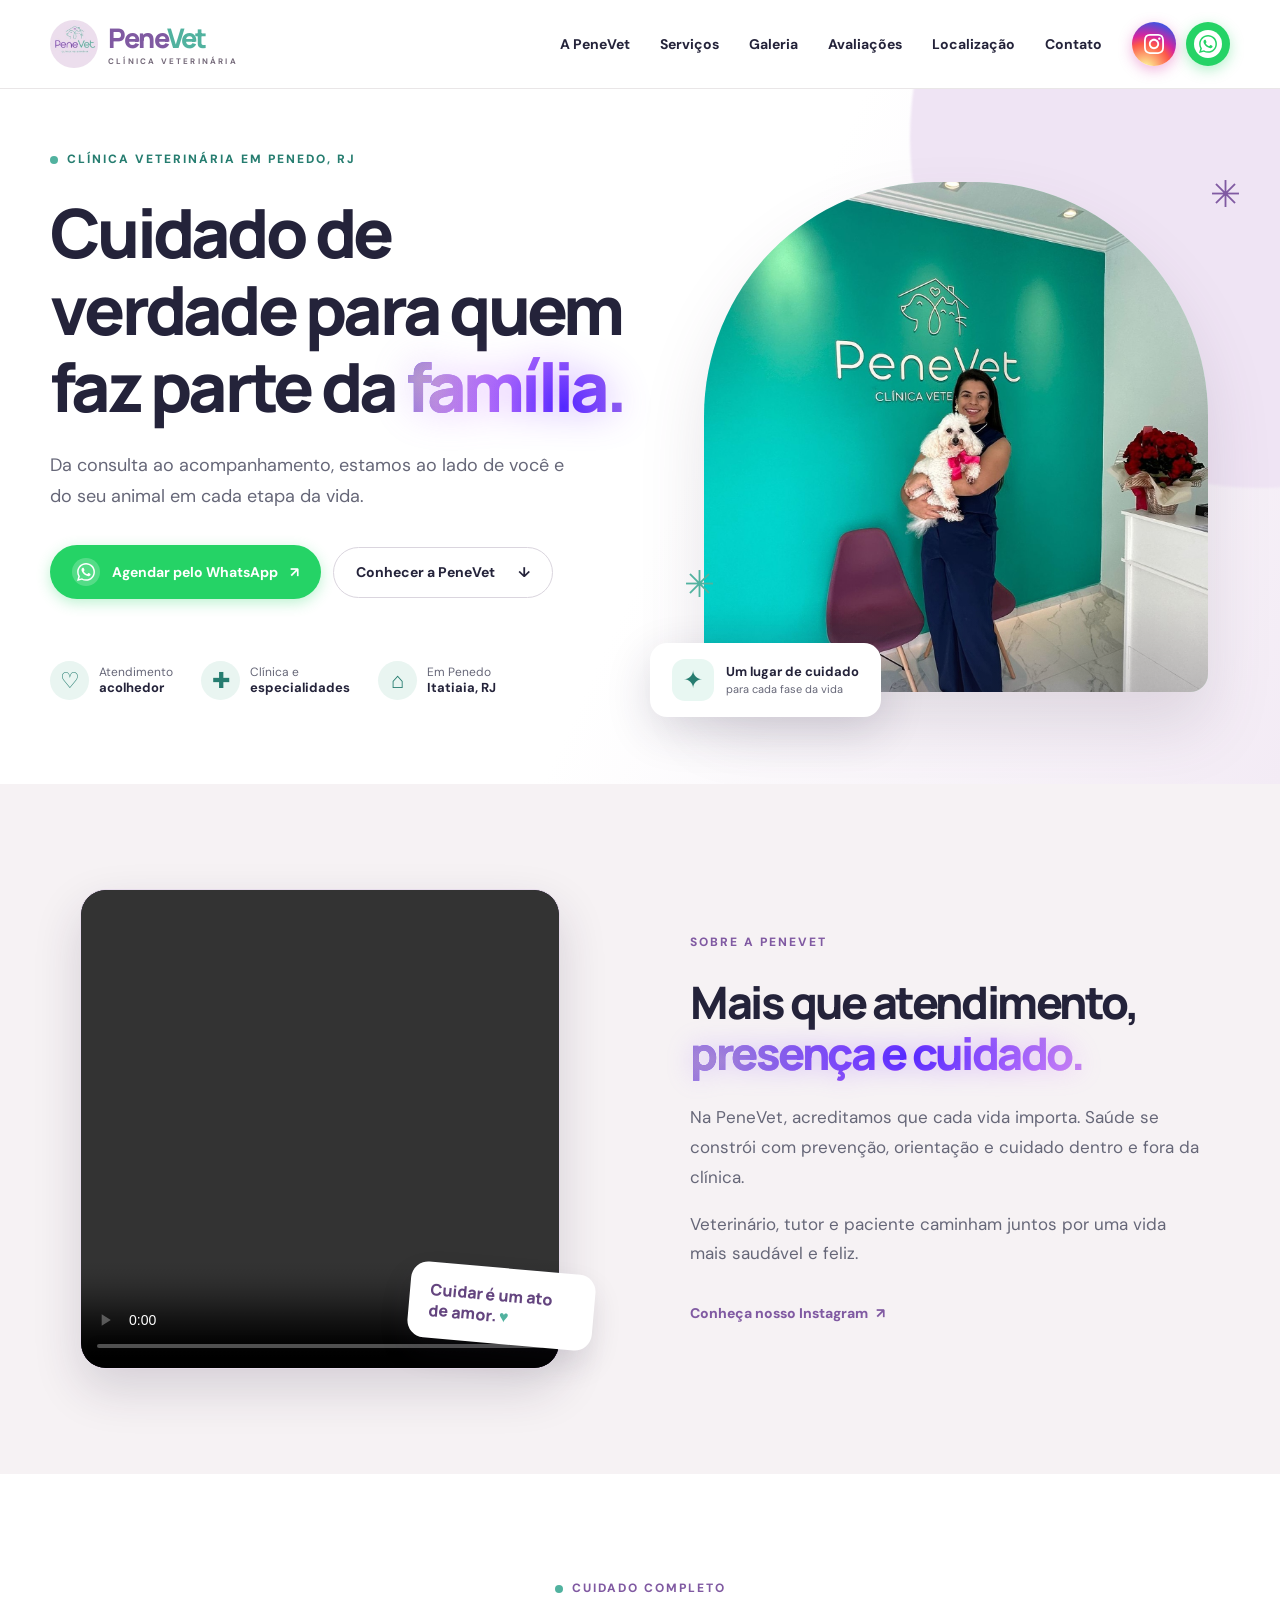
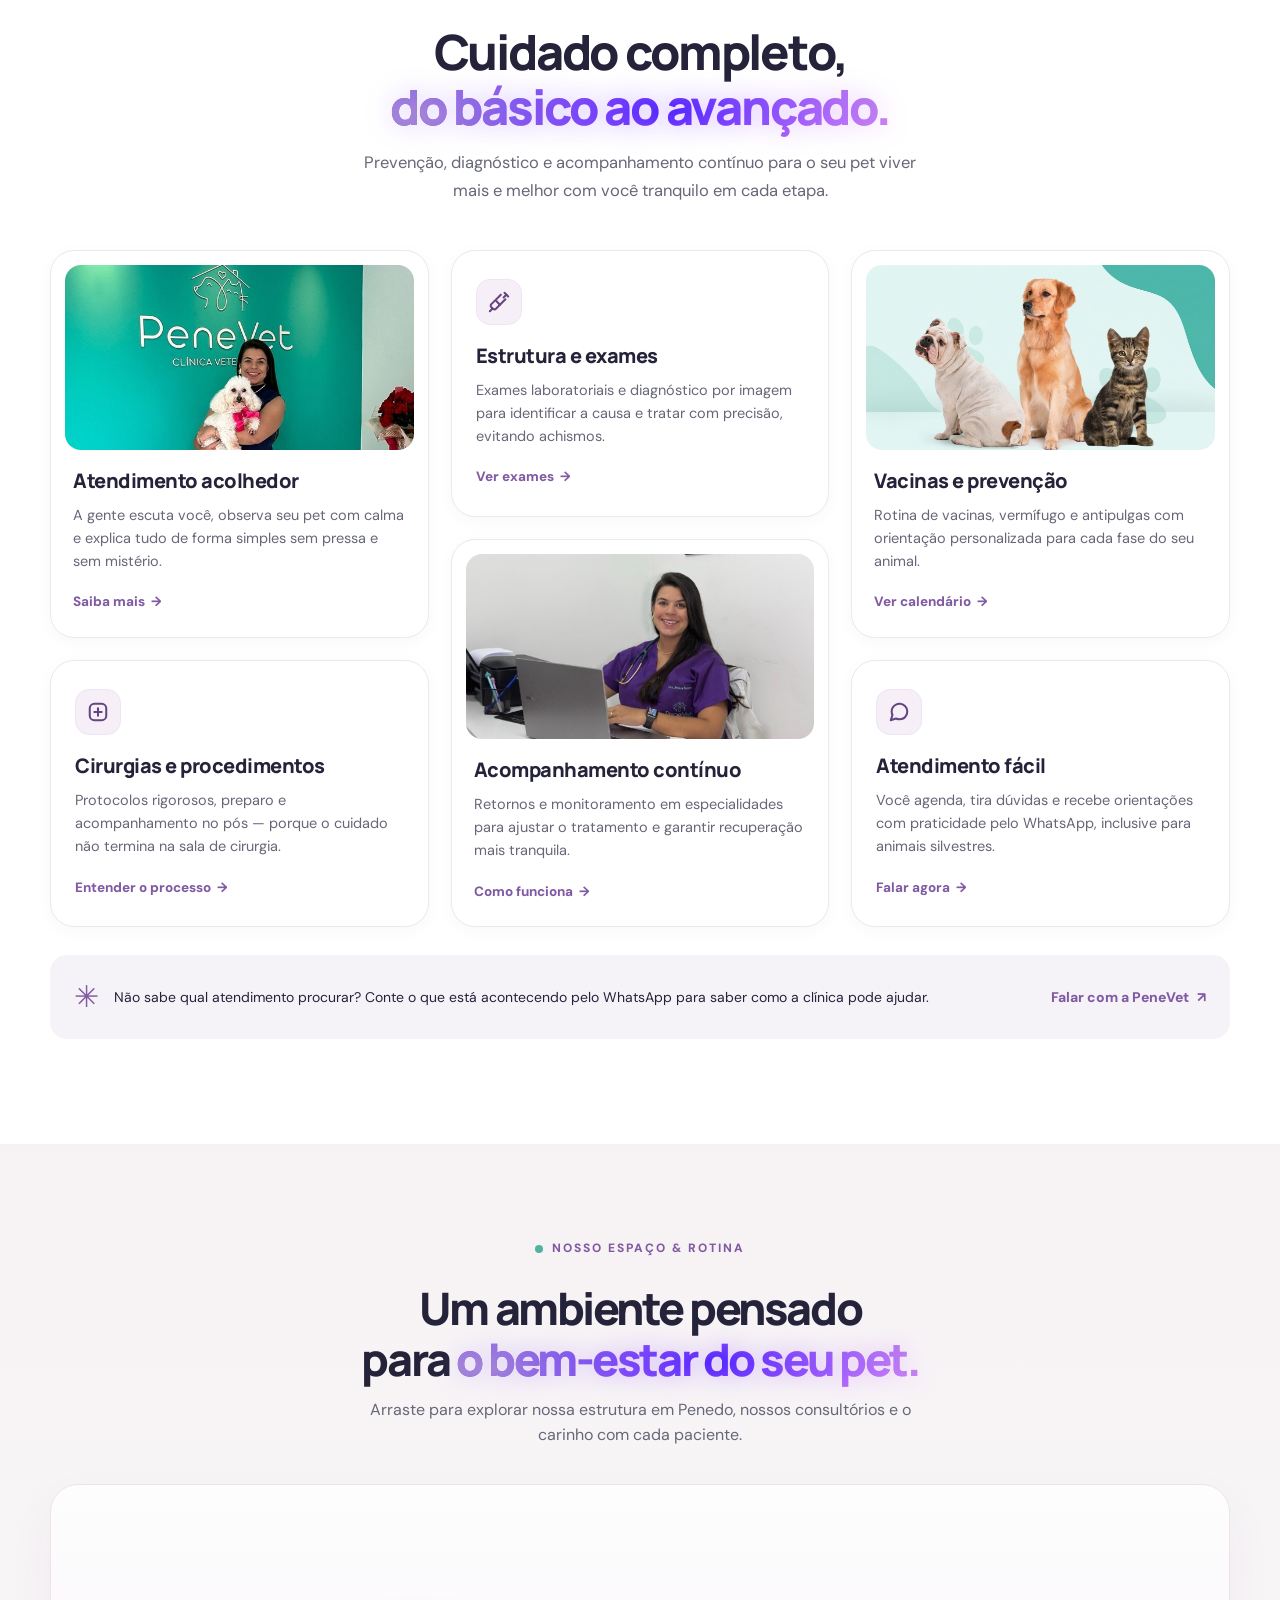
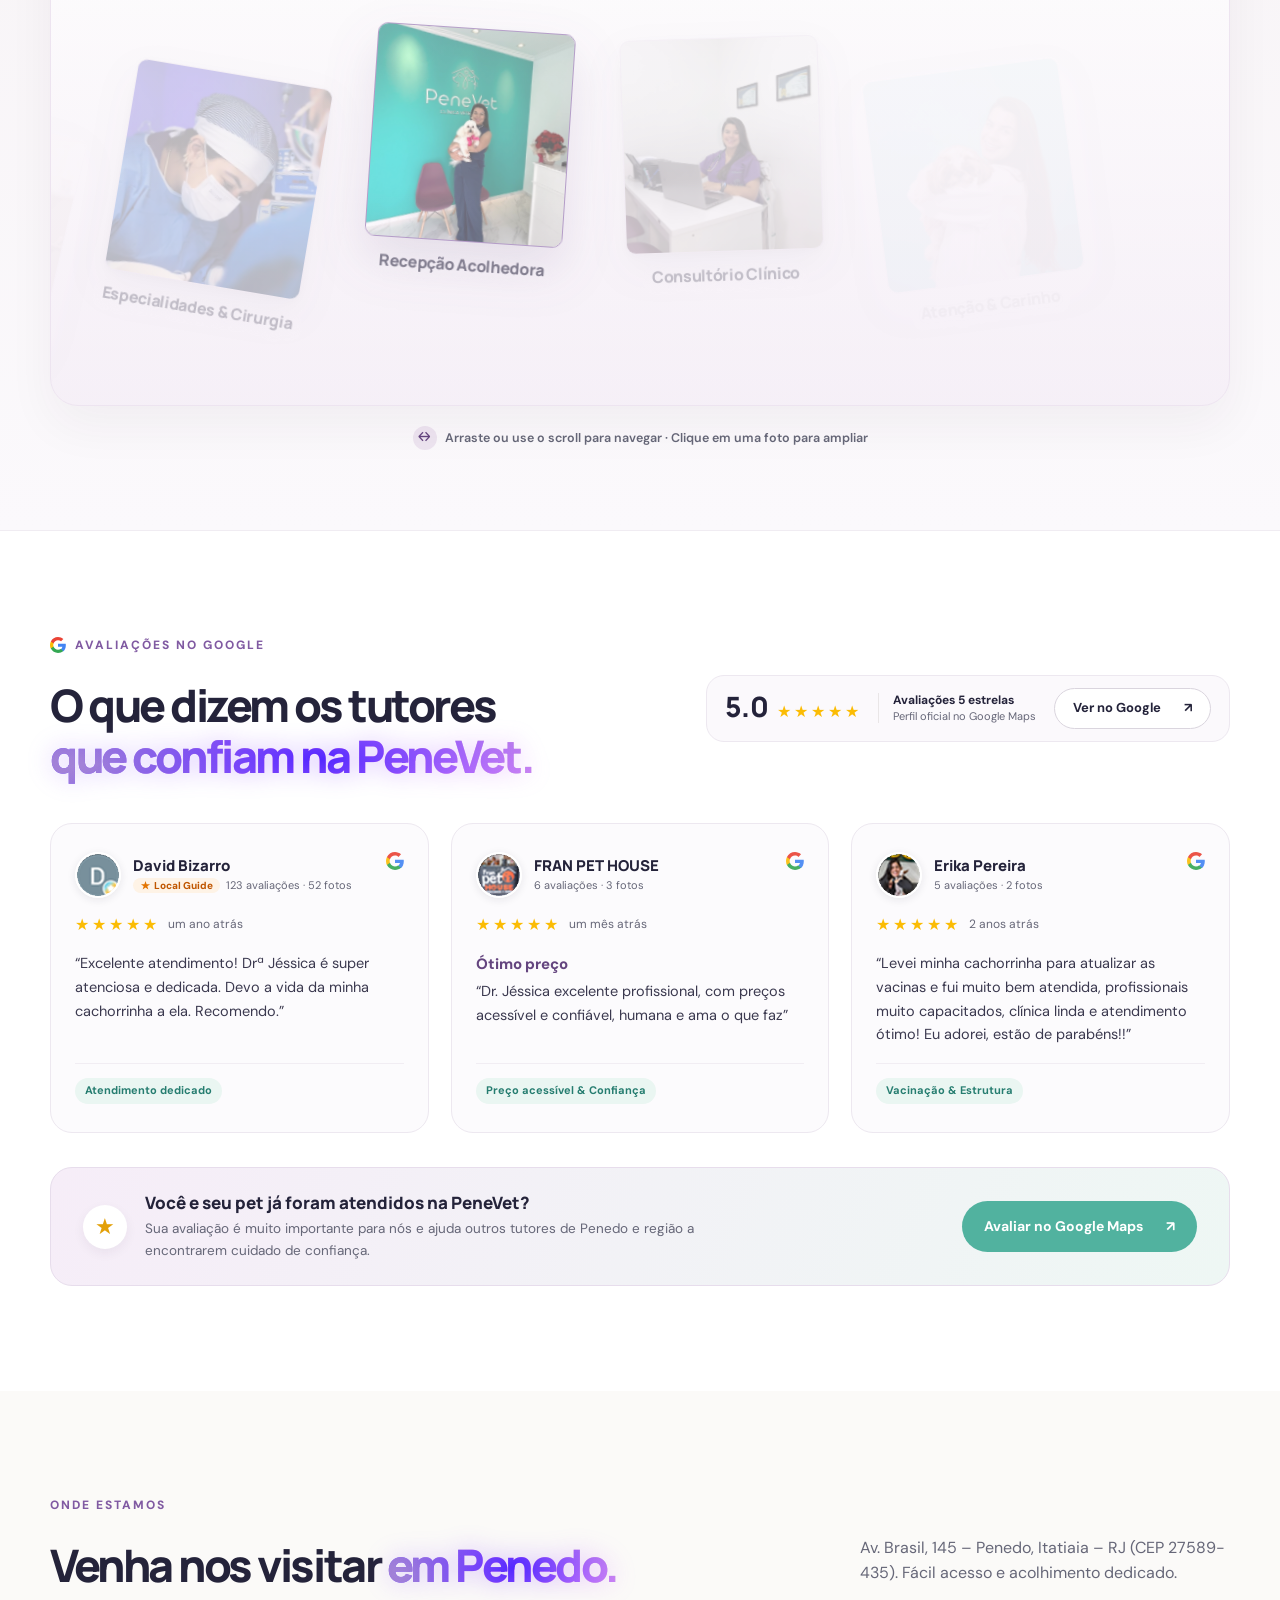
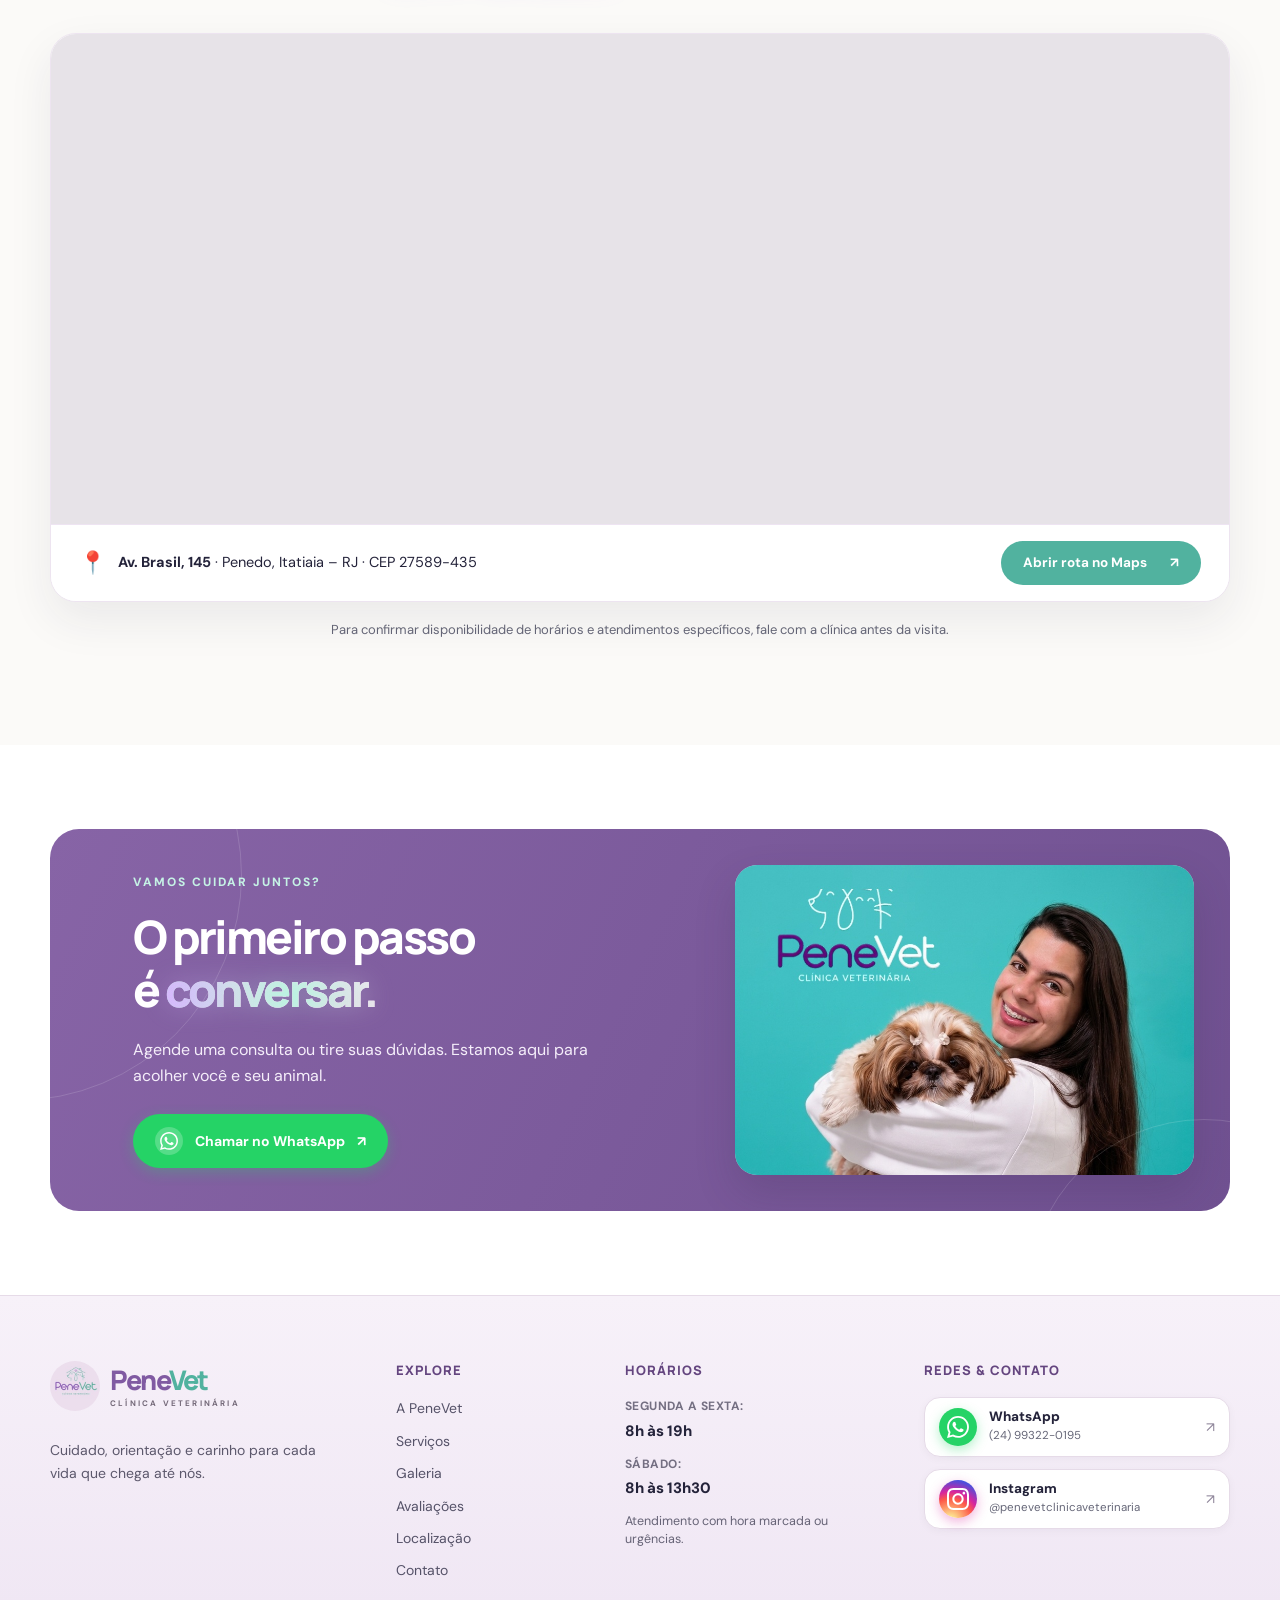
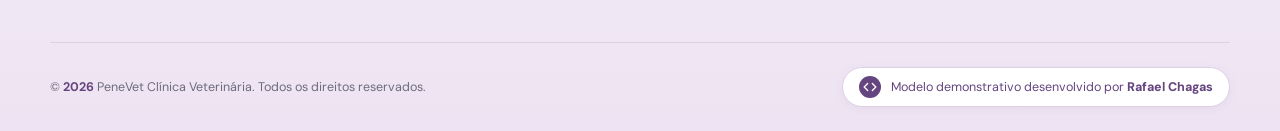
<file: index.html>
<!doctype html>
<html lang="pt-BR">
<head>
  <meta charset="utf-8">
  <meta name="viewport" content="width=device-width, initial-scale=1">
  <meta name="theme-color" content="#f8f5f7">
  <meta name="description" content="PeneVet, clínica veterinária em Penedo, Itatiaia (RJ). Consultas, cirurgias, internação, especialidades, exames e cuidados preventivos para cães, gatos e animais exóticos.">
  <title>PeneVet | Clínica veterinária em Penedo, RJ</title>
  <link rel="icon" href="assets/logo.jpg" type="image/jpeg">
  <link rel="preconnect" href="https://fonts.googleapis.com">
  <link rel="preconnect" href="https://fonts.gstatic.com" crossorigin>
  <link href="https://fonts.googleapis.com/css2?family=DM+Sans:wght@400;500;600;700&family=Manrope:wght@400;500;600;700;800&display=swap" rel="stylesheet">
  <link rel="stylesheet" href="CircularGallery.css">
  <link rel="stylesheet" href="styles.css">
  <script type="application/ld+json">
  {"@context":"https://schema.org","@type":"VeterinaryCare","name":"PeneVet Clínica Veterinária","description":"Clínica veterinária em Penedo, Itatiaia, RJ. Consultas, cirurgias, internação, especialidades, exames e vacinas.","telephone":"+55-24-99322-0195","hasMap":"https://maps.app.goo.gl/3xw4hEooL4j2SPE88","aggregateRating":{"@type":"AggregateRating","ratingValue":"5.0","reviewCount":"3","bestRating":"5"},"address":{"@type":"PostalAddress","streetAddress":"Av. Brasil, 145","addressLocality":"Penedo","addressRegion":"RJ","postalCode":"27589-435","addressCountry":"BR"},"openingHoursSpecification":[{"@type":"OpeningHoursSpecification","dayOfWeek":["Monday","Tuesday","Wednesday","Thursday","Friday"],"opens":"08:00","closes":"19:00"},{"@type":"OpeningHoursSpecification","dayOfWeek":"Saturday","opens":"08:00","closes":"13:30"}],"sameAs":["https://www.instagram.com/penevetclinicaveterinaria/"]}
  </script>
</head>
<body>
  <a class="skip-link" href="#conteudo">Ir para o conteúdo</a>
  <header class="site-header">
    <div class="container nav-wrap">
      <a class="brand" href="#inicio" aria-label="PeneVet, voltar ao início">
        <img src="assets/logo.jpg" width="48" height="48" alt="">
        <span><strong>Pene<span>Vet</span></strong><small>CLÍNICA VETERINÁRIA</small></span>
      </a>
      <button class="menu-toggle" type="button" aria-controls="main-nav" aria-expanded="false" aria-label="Abrir menu">
        <span></span><span></span><span></span>
      </button>
      <nav id="main-nav" class="main-nav" aria-label="Navegação principal">
        <a href="#sobre">A PeneVet</a>
        <a href="#servicos">Serviços</a>
        <a href="#galeria">Galeria</a>
        <a href="#avaliacoes">Avaliações</a>
        <a href="#localizacao">Localização</a>
        <a href="#contato">Contato</a>
        <div class="nav-actions-cluster">
          <a class="social-circle-btn btn-instagram" href="https://www.instagram.com/penevetclinicaveterinaria/" target="_blank" rel="noopener noreferrer" aria-label="Acessar o Instagram oficial da PeneVet" title="Instagram @penevetclinicaveterinaria">
            <svg width="20" height="20" viewBox="0 0 24 24" fill="currentColor" aria-hidden="true">
              <path d="M12 2.163c3.204 0 3.584.012 4.85.07 3.252.148 4.771 1.691 4.919 4.919.058 1.265.069 1.645.069 4.849 0 3.205-.012 3.584-.069 4.849-.149 3.225-1.664 4.771-4.919 4.919-1.266.058-1.644.07-4.85.07-3.204 0-3.584-.012-4.849-.07-3.26-.149-4.771-1.699-4.919-4.92-.058-1.265-.07-1.644-.07-4.849 0-3.204.013-3.583.07-4.849.149-3.227 1.664-4.771 4.919-4.919 1.266-.057 1.645-.069 4.849-.069zm0-2.163c-3.259 0-3.667.014-4.947.072-4.358.2-6.78 2.618-6.98 6.98-.059 1.281-.073 1.689-.073 4.948 0 3.259.014 3.668.072 4.948.2 4.358 2.618 6.78 6.98 6.98 1.281.058 1.689.072 4.948.072 3.259 0 3.668-.014 4.948-.072 4.354-.2 6.782-2.618 6.979-6.98.059-1.28.073-1.689.073-4.948 0-3.259-.014-3.667-.072-4.947-.196-4.354-2.617-6.78-6.979-6.98-1.281-.059-1.69-.073-4.949-.073zm0 5.838c-3.403 0-6.162 2.759-6.162 6.162s2.759 6.163 6.162 6.163 6.162-2.759 6.162-6.163c0-3.403-2.759-6.162-6.162-6.162zm0 10.162c-2.209 0-4-1.79-4-4 0-2.209 1.791-4 4-4s4 1.791 4 4c0 2.21-1.791 4-4 4zm6.406-11.845c-.796 0-1.441.645-1.441 1.44s.645 1.44 1.441 1.44c.795 0 1.439-.645 1.439-1.44s-.644-1.44-1.439-1.44z"/>
            </svg>
          </a>
          <a class="nav-cta-zap" href="https://api.whatsapp.com/send?phone=5524993220195&text=Ol%C3%A1%2C%20gostaria%20de%20agendar%20uma%20consulta%20na%20PeneVet." target="_blank" rel="noopener noreferrer" aria-label="Agendar consulta pelo WhatsApp oficial" title="WhatsApp (24) 99322-0195">
            <span class="social-circle-mini" aria-hidden="true">
              <svg width="18" height="18" viewBox="0 0 24 24" fill="currentColor">
                <path d="M.057 24l1.687-6.163c-1.041-1.804-1.588-3.849-1.587-5.946.003-6.556 5.338-11.891 11.893-11.891 3.181.001 6.167 1.24 8.413 3.488 2.245 2.248 3.481 5.236 3.48 8.414-.003 6.557-5.338 11.892-11.893 11.892-1.99-.001-3.951-.5-5.688-1.448l-6.305 1.654zm6.597-3.807c1.676.995 3.276 1.591 5.392 1.592 5.448 0 9.886-4.434 9.889-9.885.002-5.462-4.415-9.89-9.881-9.892-5.452 0-9.887 4.434-9.889 9.884-.001 2.225.651 3.891 1.746 5.634l-.999 3.648 3.742-.981zm11.387-5.464c-.074-.124-.272-.198-.57-.347-.297-.149-1.758-.868-2.031-.967-.272-.099-.47-.149-.669.149-.198.297-.768.967-.941 1.165-.173.198-.347.223-.644.074-.297-.149-1.255-.462-2.39-1.475-.883-.788-1.48-1.761-1.653-2.059-.173-.297-.018-.458.13-.606.134-.133.297-.347.446-.521.151-.172.2-.296.3-.495.099-.198.05-.372-.025-.521-.075-.148-.669-1.611-.916-2.206-.242-.579-.487-.501-.669-.51l-.57-.01c-.198 0-.52.074-.792.372s-1.04 1.016-1.04 2.479 1.065 2.876 1.213 3.074c.149.198 2.095 3.2 5.076 4.487.709.306 1.263.489 1.694.626.712.226 1.36.194 1.872.118.571-.085 1.758-.719 2.006-1.413.248-.695.248-1.29.173-1.414z"/>
              </svg>
            </span>
            <span class="nav-cta-text">Agendar</span>
          </a>
        </div>
      </nav>
    </div>
  </header>

  <main id="conteudo">
    <section id="inicio" class="hero">
      <div class="hero-orb hero-orb-one"></div>
      <div class="container hero-grid">
        <div class="hero-copy">
          <p class="eyebrow"><span class="eyebrow-dot"></span> Clínica veterinária em Penedo, RJ</p>
          <h1>Cuidado de verdade para quem faz parte da <em class="gradient-text" data-variant="flow" data-glow="0.4">família.</em></h1>
          <p class="hero-lead">Da consulta ao acompanhamento, estamos ao lado de você e do seu animal em cada etapa da vida.</p>
          <div class="hero-actions">
            <a class="button button-whatsapp" href="https://api.whatsapp.com/send?phone=5524993220195&text=Ol%C3%A1%2C%20gostaria%20de%20agendar%20uma%20consulta%20na%20PeneVet." target="_blank" rel="noopener noreferrer">
              <span class="social-circle-mini" aria-hidden="true">
                <svg width="18" height="18" viewBox="0 0 24 24" fill="currentColor">
                  <path d="M.057 24l1.687-6.163c-1.041-1.804-1.588-3.849-1.587-5.946.003-6.556 5.338-11.891 11.893-11.891 3.181.001 6.167 1.24 8.413 3.488 2.245 2.248 3.481 5.236 3.48 8.414-.003 6.557-5.338 11.892-11.893 11.892-1.99-.001-3.951-.5-5.688-1.448l-6.305 1.654zm6.597-3.807c1.676.995 3.276 1.591 5.392 1.592 5.448 0 9.886-4.434 9.889-9.885.002-5.462-4.415-9.89-9.881-9.892-5.452 0-9.887 4.434-9.889 9.884-.001 2.225.651 3.891 1.746 5.634l-.999 3.648 3.742-.981zm11.387-5.464c-.074-.124-.272-.198-.57-.347-.297-.149-1.758-.868-2.031-.967-.272-.099-.47-.149-.669.149-.198.297-.768.967-.941 1.165-.173.198-.347.223-.644.074-.297-.149-1.255-.462-2.39-1.475-.883-.788-1.48-1.761-1.653-2.059-.173-.297-.018-.458.13-.606.134-.133.297-.347.446-.521.151-.172.2-.296.3-.495.099-.198.05-.372-.025-.521-.075-.148-.669-1.611-.916-2.206-.242-.579-.487-.501-.669-.51l-.57-.01c-.198 0-.52.074-.792.372s-1.04 1.016-1.04 2.479 1.065 2.876 1.213 3.074c.149.198 2.095 3.2 5.076 4.487.709.306 1.263.489 1.694.626.712.226 1.36.194 1.872.118.571-.085 1.758-.719 2.006-1.413.248-.695.248-1.29.173-1.414z"/>
                </svg>
              </span>
              <span>Agendar pelo WhatsApp</span>
              <span aria-hidden="true">↗</span>
            </a>
            <a class="button button-outline" href="#sobre">Conhecer a PeneVet <span aria-hidden="true">↓</span></a>
          </div>
          <div class="hero-points" aria-label="Destaques da clínica">
            <div><span class="point-icon" aria-hidden="true">♡</span><span>Atendimento<br><strong>acolhedor</strong></span></div>
            <div><span class="point-icon" aria-hidden="true">✚</span><span>Clínica e<br><strong>especialidades</strong></span></div>
            <div><span class="point-icon" aria-hidden="true">⌂</span><span>Em Penedo<br><strong>Itatiaia, RJ</strong></span></div>
          </div>
        </div>
        <div class="hero-visual">
          <div class="hero-photo-wrap">
            <img src="assets/clinica.jpg" alt="Pessoa com um cão na recepção da PeneVet" fetchpriority="high">
          </div>
          <div class="photo-caption"><span class="caption-paw" aria-hidden="true">✦</span><span><strong>Um lugar de cuidado</strong><small>para cada fase da vida</small></span></div>
          <span class="visual-spark visual-spark-one" aria-hidden="true">✳</span>
          <span class="visual-spark visual-spark-two" aria-hidden="true">✳</span>
        </div>
      </div>
    </section>

    <section id="sobre" class="about section">
      <div class="container about-grid">
        <div class="about-visual">
          <div class="about-video-card">
            <video class="about-video-backdrop" src="assets/introducao.mp4" playsinline autoplay muted loop preload="auto" aria-hidden="true"></video>
            <video class="about-video-player" src="assets/introducao.mp4" playsinline autoplay muted loop controls preload="auto" title="Vídeo de introdução da PeneVet"></video>
          </div>
          <span class="about-sticker">Cuidar é um ato de amor. <span aria-hidden="true">♥</span></span>
        </div>
        <div class="about-copy"><p class="eyebrow eyebrow-purple">SOBRE A PENEVET</p><h2>Mais que atendimento, <span class="gradient-text" data-variant="flow" data-glow="0.35">presença e cuidado.</span></h2><p>Na PeneVet, acreditamos que cada vida importa. Saúde se constrói com prevenção, orientação e cuidado dentro e fora da clínica.</p><p>Veterinário, tutor e paciente caminham juntos por uma vida mais saudável e feliz.</p><a class="text-link" href="https://www.instagram.com/penevetclinicaveterinaria/" target="_blank" rel="noopener noreferrer">Conheça nosso Instagram <span aria-hidden="true">↗</span></a></div>
      </div>
    </section>

    <section id="servicos" class="services section">
      <div class="container">
        <div class="services-header">
          <p class="eyebrow eyebrow-purple"><span class="eyebrow-dot"></span> CUIDADO COMPLETO</p>
          <h2>Cuidado completo, <span class="gradient-text" data-variant="flow" data-glow="0.35">do básico ao avançado.</span></h2>
          <p>Prevenção, diagnóstico e acompanhamento contínuo para o seu pet viver mais e melhor com você tranquilo em cada etapa.</p>
        </div>

        <div class="services-bento-grid">
          <!-- Coluna 1 -->
          <div class="services-col">
            <!-- Card 1: Com Imagem -->
            <article class="service-bento-card has-image">
              <div class="service-img-wrap">
                <img src="assets/servicos/servico-atendimento.jpg?v=2" alt="Atendimento acolhedor na PeneVet" loading="lazy">
              </div>
              <div class="service-card-body">
                <h3>Atendimento acolhedor</h3>
                <p>A gente escuta você, observa seu pet com calma e explica tudo de forma simples sem pressa e sem mistério.</p>
                <a class="service-action-link" href="https://api.whatsapp.com/send?phone=5524993220195&text=Ol%C3%A1%2C%20gostaria%20de%20saber%20mais%20sobre%20as%20consultas%20na%20PeneVet." target="_blank" rel="noopener noreferrer">Saiba mais <span aria-hidden="true">→</span></a>
              </div>
            </article>

            <!-- Card 2: Com Ícone -->
            <article class="service-bento-card has-icon">
              <div class="service-card-body">
                <div class="service-icon-pill" aria-hidden="true">
                  <svg width="22" height="22" viewBox="0 0 24 24" fill="none" stroke="currentColor" stroke-width="2.2" stroke-linecap="round" stroke-linejoin="round">
                    <rect x="3" y="3" width="18" height="18" rx="5"/>
                    <line x1="12" y1="8" x2="12" y2="16"/>
                    <line x1="8" y1="12" x2="16" y2="12"/>
                  </svg>
                </div>
                <h3>Cirurgias e procedimentos</h3>
                <p>Protocolos rigorosos, preparo e acompanhamento no pós — porque o cuidado não termina na sala de cirurgia.</p>
                <a class="service-action-link" href="https://api.whatsapp.com/send?phone=5524993220195&text=Ol%C3%A1%2C%20gostaria%20de%20informa%C3%A7%C3%B5es%20sobre%20cirurgias%20e%20interna%C3%A7%C3%A3o%20na%20PeneVet." target="_blank" rel="noopener noreferrer">Entender o processo <span aria-hidden="true">→</span></a>
              </div>
            </article>
          </div>

          <!-- Coluna 2 -->
          <div class="services-col">
            <!-- Card 3: Com Ícone -->
            <article class="service-bento-card has-icon">
              <div class="service-card-body">
                <div class="service-icon-pill" aria-hidden="true">
                  <svg width="22" height="22" viewBox="0 0 24 24" fill="none" stroke="currentColor" stroke-width="2.2" stroke-linecap="round" stroke-linejoin="round">
                    <path d="m18 2 4 4"/>
                    <path d="m17 7 3-3"/>
                    <path d="M19 9 8.7 19.3c-1 1-2.5 1-3.4 0l-1.6-1.6c-1-1-1-2.5 0-3.4L14 4"/>
                    <path d="m9 11 4 4"/>
                    <path d="m5 19-3 3"/>
                  </svg>
                </div>
                <h3>Estrutura e exames</h3>
                <p>Exames laboratoriais e diagnóstico por imagem para identificar a causa e tratar com precisão, evitando achismos.</p>
                <a class="service-action-link" href="https://api.whatsapp.com/send?phone=5524993220195&text=Ol%C3%A1%2C%20gostaria%20de%20saber%20sobre%20os%20exames%20na%20PeneVet." target="_blank" rel="noopener noreferrer">Ver exames <span aria-hidden="true">→</span></a>
              </div>
            </article>

            <!-- Card 4: Com Imagem -->
            <article class="service-bento-card has-image">
              <div class="service-img-wrap">
                <img src="assets/servicos/servico-acompanhamento.jpg?v=3" alt="Acompanhamento contínuo e especialidades veterinárias" loading="lazy">
              </div>
              <div class="service-card-body">
                <h3>Acompanhamento contínuo</h3>
                <p>Retornos e monitoramento em especialidades para ajustar o tratamento e garantir recuperação mais tranquila.</p>
                <a class="service-action-link" href="https://api.whatsapp.com/send?phone=5524993220195&text=Ol%C3%A1%2C%20gostaria%20de%20acompanhamento%20especializado%20para%20o%20meu%20pet." target="_blank" rel="noopener noreferrer">Como funciona <span aria-hidden="true">→</span></a>
              </div>
            </article>
          </div>

          <!-- Coluna 3 -->
          <div class="services-col">
            <!-- Card 5: Com Imagem -->
            <article class="service-bento-card has-image">
              <div class="service-img-wrap">
                <img src="assets/servicos/servico-vacinas.jpg?v=2" alt="Vacinas e prevenção na PeneVet" loading="lazy">
              </div>
              <div class="service-card-body">
                <h3>Vacinas e prevenção</h3>
                <p>Rotina de vacinas, vermífugo e antipulgas com orientação personalizada para cada fase do seu animal.</p>
                <a class="service-action-link" href="https://api.whatsapp.com/send?phone=5524993220195&text=Ol%C3%A1%2C%20gostaria%20de%20atualizar%20as%20vacinas%20do%20meu%20pet%20na%20PeneVet." target="_blank" rel="noopener noreferrer">Ver calendário <span aria-hidden="true">→</span></a>
              </div>
            </article>

            <!-- Card 6: Com Ícone -->
            <article class="service-bento-card has-icon">
              <div class="service-card-body">
                <div class="service-icon-pill" aria-hidden="true">
                  <svg width="22" height="22" viewBox="0 0 24 24" fill="none" stroke="currentColor" stroke-width="2.2" stroke-linecap="round" stroke-linejoin="round">
                    <path d="M21 11.5a8.38 8.38 0 0 1-.9 3.8 8.5 8.5 0 0 1-7.6 4.7 8.38 8.38 0 0 1-3.8-.9L3 21l1.9-5.7a8.38 8.38 0 0 1-.9-3.8 8.5 8.5 0 0 1 4.7-7.6 8.38 8.38 0 0 1 3.8-.9h.5a8.48 8.48 0 0 1 8 8v.5z"/>
                  </svg>
                </div>
                <h3>Atendimento fácil</h3>
                <p>Você agenda, tira dúvidas e recebe orientações com praticidade pelo WhatsApp, inclusive para animais silvestres.</p>
                <a class="service-action-link" href="https://api.whatsapp.com/send?phone=5524993220195&text=Ol%C3%A1%2C%20gostaria%20de%20tirar%20uma%20d%C3%BAvida%20sobre%20atendimento%20na%20PeneVet." target="_blank" rel="noopener noreferrer">Falar agora <span aria-hidden="true">→</span></a>
              </div>
            </article>
          </div>
        </div>

        <div class="services-note">
          <span aria-hidden="true">✳</span>
          <p>Não sabe qual atendimento procurar? Conte o que está acontecendo pelo WhatsApp para saber como a clínica pode ajudar.</p>
          <a href="https://api.whatsapp.com/send?phone=5524993220195&text=Ol%C3%A1%2C%20preciso%20de%20orienta%C3%A7%C3%A3o%20sobre%20um%20atendimento%20na%20PeneVet." target="_blank" rel="noopener noreferrer">Falar com a PeneVet <span aria-hidden="true">↗</span></a>
        </div>
      </div>
    </section>

    <section id="galeria" class="gallery-section section">
      <div class="container">
        <div class="gallery-heading">
          <p class="eyebrow eyebrow-purple"><span class="eyebrow-dot"></span> NOSSO ESPAÇO & ROTINA</p>
          <h2>Um ambiente pensado para <span class="gradient-text" data-variant="flow" data-glow="0.35">o bem-estar do seu pet.</span></h2>
          <p>Arraste para explorar nossa estrutura em Penedo, nossos consultórios e o carinho com cada paciente.</p>
        </div>
        <div class="gallery-canvas-wrap">
          <div id="circular-gallery-container" class="circular-gallery-embed"></div>
        </div>
        <div class="gallery-hint">
          <span class="gallery-hint-icon" aria-hidden="true">↔</span>
          <span>Arraste ou use o scroll para navegar · Clique em uma foto para ampliar</span>
        </div>
      </div>
    </section>

    <section id="avaliacoes" class="reviews-section section">
      <div class="container">
        <div class="section-heading reviews-heading">
          <div>
            <p class="eyebrow eyebrow-purple">
              <svg class="google-logo-sm" width="16" height="16" viewBox="0 0 24 24" aria-hidden="true">
                <path fill="#4285F4" d="M23.745 12.27c0-.7-.06-1.4-.19-2.07H12v4.51h6.6c-.29 1.52-1.14 2.82-2.4 3.68v3.05h3.88c2.27-2.09 3.665-5.17 3.665-9.17z"/>
                <path fill="#34A853" d="M12 24c3.24 0 5.95-1.08 7.93-2.91l-3.88-3.05c-1.08.72-2.45 1.16-4.05 1.16-3.12 0-5.77-2.1-6.72-4.93H1.25v3.15C3.26 21.36 7.33 24 12 24z"/>
                <path fill="#FBBC05" d="M5.28 14.27c-.25-.72-.38-1.49-.38-2.27s.13-1.55.38-2.27V6.58H1.25C.45 8.18 0 9.98 0 12s.45 3.82 1.25 5.42l4.03-3.15z"/>
                <path fill="#EA4335" d="M12 4.75c1.77 0 3.35.61 4.6 1.8l3.42-3.42C17.95 1.19 15.24 0 12 0 7.33 0 3.26 2.64 1.25 6.58l4.03 3.15c.95-2.83 3.6-4.98 6.72-4.98z"/>
              </svg>
              AVALIAÇÕES NO GOOGLE
            </p>
            <h2>O que dizem os tutores<br><span class="gradient-text" data-variant="flow" data-glow="0.35">que confiam na PeneVet.</span></h2>
          </div>
          <div class="google-rating-summary">
            <div class="google-rating-score-block">
              <span class="rating-number">5.0</span>
              <div class="rating-stars" aria-label="Avaliação 5 estrelas">
                <span class="star">★</span><span class="star">★</span><span class="star">★</span><span class="star">★</span><span class="star">★</span>
              </div>
            </div>
            <div class="google-rating-meta">
              <strong>Avaliações 5 estrelas</strong>
              <small>Perfil oficial no Google Maps</small>
            </div>
            <a class="button button-outline button-sm" href="https://maps.app.goo.gl/3xw4hEooL4j2SPE88" target="_blank" rel="noopener noreferrer">Ver no Google <span aria-hidden="true">↗</span></a>
          </div>
        </div>

        <div class="reviews-grid">
          <!-- Card 1: David Bizarro -->
          <article class="review-card">
            <div class="review-card-top">
              <div class="reviewer-profile">
                <img class="reviewer-avatar" src="assets/avaliacoes/avatar-david.png?v=2" alt="Foto de perfil de David Bizarro" width="46" height="46" loading="lazy">
                <div>
                  <h3 class="reviewer-name">David Bizarro</h3>
                  <div class="reviewer-badges">
                    <span class="badge-local-guide" title="Local Guide do Google">
                      <svg width="11" height="11" viewBox="0 0 24 24" fill="#e37400" aria-hidden="true"><path d="M12 2l2.4 7.2h7.6l-6.1 4.5 2.3 7.1-6.2-4.4-6.2 4.4 2.3-7.1-6.1-4.5h7.6z"/></svg>
                      Local Guide
                    </span>
                    <span class="reviewer-count">123 avaliações · 52 fotos</span>
                  </div>
                </div>
              </div>
              <svg class="google-g-card" width="18" height="18" viewBox="0 0 24 24" aria-hidden="true">
                <path fill="#4285F4" d="M23.745 12.27c0-.7-.06-1.4-.19-2.07H12v4.51h6.6c-.29 1.52-1.14 2.82-2.4 3.68v3.05h3.88c2.27-2.09 3.665-5.17 3.665-9.17z"/>
                <path fill="#34A853" d="M12 24c3.24 0 5.95-1.08 7.93-2.91l-3.88-3.05c-1.08.72-2.45 1.16-4.05 1.16-3.12 0-5.77-2.1-6.72-4.93H1.25v3.15C3.26 21.36 7.33 24 12 24z"/>
                <path fill="#FBBC05" d="M5.28 14.27c-.25-.72-.38-1.49-.38-2.27s.13-1.55.38-2.27V6.58H1.25C.45 8.18 0 9.98 0 12s.45 3.82 1.25 5.42l4.03-3.15z"/>
                <path fill="#EA4335" d="M12 4.75c1.77 0 3.35.61 4.6 1.8l3.42-3.42C17.95 1.19 15.24 0 12 0 7.33 0 3.26 2.64 1.25 6.58l4.03 3.15c.95-2.83 3.6-4.98 6.72-4.98z"/>
              </svg>
            </div>
            <div class="review-rating-row">
              <div class="rating-stars" aria-label="5 de 5 estrelas">
                <span class="star">★</span><span class="star">★</span><span class="star">★</span><span class="star">★</span><span class="star">★</span>
              </div>
              <span class="review-time">um ano atrás</span>
            </div>
            <blockquote class="review-quote">
              “Excelente atendimento! Drª Jéssica é super atenciosa e dedicada. Devo a vida da minha cachorrinha a ela. Recomendo.”
            </blockquote>
            <div class="review-footer-tag">
              <span class="tag-pill">Atendimento dedicado</span>
            </div>
          </article>

          <!-- Card 2: FRAN PET HOUSE -->
          <article class="review-card">
            <div class="review-card-top">
              <div class="reviewer-profile">
                <img class="reviewer-avatar" src="assets/avaliacoes/avatar-fran.png?v=2" alt="Foto de perfil de FRAN PET HOUSE" width="46" height="46" loading="lazy">
                <div>
                  <h3 class="reviewer-name">FRAN PET HOUSE</h3>
                  <div class="reviewer-badges">
                    <span class="reviewer-count">6 avaliações · 3 fotos</span>
                  </div>
                </div>
              </div>
              <svg class="google-g-card" width="18" height="18" viewBox="0 0 24 24" aria-hidden="true">
                <path fill="#4285F4" d="M23.745 12.27c0-.7-.06-1.4-.19-2.07H12v4.51h6.6c-.29 1.52-1.14 2.82-2.4 3.68v3.05h3.88c2.27-2.09 3.665-5.17 3.665-9.17z"/>
                <path fill="#34A853" d="M12 24c3.24 0 5.95-1.08 7.93-2.91l-3.88-3.05c-1.08.72-2.45 1.16-4.05 1.16-3.12 0-5.77-2.1-6.72-4.93H1.25v3.15C3.26 21.36 7.33 24 12 24z"/>
                <path fill="#FBBC05" d="M5.28 14.27c-.25-.72-.38-1.49-.38-2.27s.13-1.55.38-2.27V6.58H1.25C.45 8.18 0 9.98 0 12s.45 3.82 1.25 5.42l4.03-3.15z"/>
                <path fill="#EA4335" d="M12 4.75c1.77 0 3.35.61 4.6 1.8l3.42-3.42C17.95 1.19 15.24 0 12 0 7.33 0 3.26 2.64 1.25 6.58l4.03 3.15c.95-2.83 3.6-4.98 6.72-4.98z"/>
              </svg>
            </div>
            <div class="review-rating-row">
              <div class="rating-stars" aria-label="5 de 5 estrelas">
                <span class="star">★</span><span class="star">★</span><span class="star">★</span><span class="star">★</span><span class="star">★</span>
              </div>
              <span class="review-time">um mês atrás</span>
            </div>
            <blockquote class="review-quote">
              <strong class="review-highlight">Ótimo preço</strong>
              “Dr. Jéssica excelente profissional, com preços acessível e confiável, humana e ama o que faz”
            </blockquote>
            <div class="review-footer-tag">
              <span class="tag-pill">Preço acessível & Confiança</span>
            </div>
          </article>

          <!-- Card 3: Erika Pereira -->
          <article class="review-card">
            <div class="review-card-top">
              <div class="reviewer-profile">
                <img class="reviewer-avatar" src="assets/avaliacoes/avatar-erika.png?v=2" alt="Foto de perfil de Erika Pereira" width="46" height="46" loading="lazy">
                <div>
                  <h3 class="reviewer-name">Erika Pereira</h3>
                  <div class="reviewer-badges">
                    <span class="reviewer-count">5 avaliações · 2 fotos</span>
                  </div>
                </div>
              </div>
              <svg class="google-g-card" width="18" height="18" viewBox="0 0 24 24" aria-hidden="true">
                <path fill="#4285F4" d="M23.745 12.27c0-.7-.06-1.4-.19-2.07H12v4.51h6.6c-.29 1.52-1.14 2.82-2.4 3.68v3.05h3.88c2.27-2.09 3.665-5.17 3.665-9.17z"/>
                <path fill="#34A853" d="M12 24c3.24 0 5.95-1.08 7.93-2.91l-3.88-3.05c-1.08.72-2.45 1.16-4.05 1.16-3.12 0-5.77-2.1-6.72-4.93H1.25v3.15C3.26 21.36 7.33 24 12 24z"/>
                <path fill="#FBBC05" d="M5.28 14.27c-.25-.72-.38-1.49-.38-2.27s.13-1.55.38-2.27V6.58H1.25C.45 8.18 0 9.98 0 12s.45 3.82 1.25 5.42l4.03-3.15z"/>
                <path fill="#EA4335" d="M12 4.75c1.77 0 3.35.61 4.6 1.8l3.42-3.42C17.95 1.19 15.24 0 12 0 7.33 0 3.26 2.64 1.25 6.58l4.03 3.15c.95-2.83 3.6-4.98 6.72-4.98z"/>
              </svg>
            </div>
            <div class="review-rating-row">
              <div class="rating-stars" aria-label="5 de 5 estrelas">
                <span class="star">★</span><span class="star">★</span><span class="star">★</span><span class="star">★</span><span class="star">★</span>
              </div>
              <span class="review-time">2 anos atrás</span>
            </div>
            <blockquote class="review-quote">
              “Levei minha cachorrinha para atualizar as vacinas e fui muito bem atendida, profissionais muito capacitados, clínica linda e atendimento ótimo! Eu adorei, estão de parabéns!!”
            </blockquote>
            <div class="review-footer-tag">
              <span class="tag-pill">Vacinação & Estrutura</span>
            </div>
          </article>
        </div>

        <div class="reviews-callout">
          <div class="reviews-callout-text">
            <span class="callout-icon" aria-hidden="true">★</span>
            <div>
              <h3>Você e seu pet já foram atendidos na PeneVet?</h3>
              <p>Sua avaliação é muito importante para nós e ajuda outros tutores de Penedo e região a encontrarem cuidado de confiança.</p>
            </div>
          </div>
          <a class="button button-primary" href="https://maps.app.goo.gl/3xw4hEooL4j2SPE88" target="_blank" rel="noopener noreferrer">Avaliar no Google Maps <span aria-hidden="true">↗</span></a>
        </div>
      </div>
    </section>

    <section id="localizacao" class="location section">
      <div class="container">
        <div class="section-heading location-heading">
          <div>
            <p class="eyebrow eyebrow-purple">ONDE ESTAMOS</p>
            <h2>Venha nos visitar <span class="gradient-text" data-variant="flow" data-glow="0.35">em Penedo.</span></h2>
          </div>
          <p>Av. Brasil, 145 – Penedo, Itatiaia – RJ (CEP 27589-435). Fácil acesso e acolhimento dedicado.</p>
        </div>
        <div class="map-container-full">
          <div class="map-wrap">
            <iframe title="Mapa interativo da PeneVet na Avenida Brasil, 145, Penedo" src="https://www.google.com/maps?q=Av.%20Brasil%2C%20145%2C%20Penedo%2C%20Itatiaia%20RJ%2027589-435&output=embed" loading="lazy" referrerpolicy="no-referrer-when-downgrade" allowfullscreen></iframe>
          </div>
          <div class="map-floating-bar">
            <div class="map-bar-info">
              <span class="map-bar-pin" aria-hidden="true">📍</span>
              <div>
                <strong>Av. Brasil, 145</strong> · Penedo, Itatiaia – RJ · CEP 27589-435
              </div>
            </div>
            <a class="button button-primary map-bar-btn" href="https://www.google.com/maps/search/?api=1&query=Av.%20Brasil%2C%20145%2C%20Penedo%2C%20Itatiaia%20RJ%2027589-435" target="_blank" rel="noopener noreferrer">
              <span>Abrir rota no Maps</span>
              <span aria-hidden="true">↗</span>
            </a>
          </div>
        </div>
        <p class="location-footnote">Para confirmar disponibilidade de horários e atendimentos específicos, fale com a clínica antes da visita.</p>
      </div>
    </section>

    <section id="contato" class="contact-section section">
      <div class="container">
        <div class="contact-banner">
          <div class="contact-banner-copy">
            <p class="eyebrow">VAMOS CUIDAR JUNTOS?</p>
            <h2>O primeiro passo é <em class="gradient-text" data-colors="#baf2e0,#fbcfe8,#d8b4fe,#ffffff" data-variant="flow" data-glow="0.35">conversar.</em></h2>
            <p>Agende uma consulta ou tire suas dúvidas. Estamos aqui para acolher você e seu animal.</p>
            <div class="contact-actions-row">
              <a class="button button-whatsapp" href="https://api.whatsapp.com/send?phone=5524993220195&text=Ol%C3%A1%2C%20gostaria%20de%20falar%20com%20a%20PeneVet." target="_blank" rel="noopener noreferrer">
                <span class="social-circle-mini" aria-hidden="true">
                  <svg width="18" height="18" viewBox="0 0 24 24" fill="currentColor">
                    <path d="M.057 24l1.687-6.163c-1.041-1.804-1.588-3.849-1.587-5.946.003-6.556 5.338-11.891 11.893-11.891 3.181.001 6.167 1.24 8.413 3.488 2.245 2.248 3.481 5.236 3.48 8.414-.003 6.557-5.338 11.892-11.893 11.892-1.99-.001-3.951-.5-5.688-1.448l-6.305 1.654zm6.597-3.807c1.676.995 3.276 1.591 5.392 1.592 5.448 0 9.886-4.434 9.889-9.885.002-5.462-4.415-9.89-9.881-9.892-5.452 0-9.887 4.434-9.889 9.884-.001 2.225.651 3.891 1.746 5.634l-.999 3.648 3.742-.981zm11.387-5.464c-.074-.124-.272-.198-.57-.347-.297-.149-1.758-.868-2.031-.967-.272-.099-.47-.149-.669.149-.198.297-.768.967-.941 1.165-.173.198-.347.223-.644.074-.297-.149-1.255-.462-2.39-1.475-.883-.788-1.48-1.761-1.653-2.059-.173-.297-.018-.458.13-.606.134-.133.297-.347.446-.521.151-.172.2-.296.3-.495.099-.198.05-.372-.025-.521-.075-.148-.669-1.611-.916-2.206-.242-.579-.487-.501-.669-.51l-.57-.01c-.198 0-.52.074-.792.372s-1.04 1.016-1.04 2.479 1.065 2.876 1.213 3.074c.149.198 2.095 3.2 5.076 4.487.709.306 1.263.489 1.694.626.712.226 1.36.194 1.872.118.571-.085 1.758-.719 2.006-1.413.248-.695.248-1.29.173-1.414z"/>
                  </svg>
                </span>
                <span>Chamar no WhatsApp</span>
                <span aria-hidden="true">↗</span>
              </a>
            </div>
          </div>
          <div class="contact-banner-image"><img src="assets/penevet-contato.jpg" alt="Pessoas na recepção da PeneVet" loading="lazy"></div>
        </div>
      </div>
    </section>
  </main>

  <footer class="footer">
    <div class="container footer-grid">
      <div class="footer-brand">
        <a class="brand" href="#inicio">
          <img src="assets/logo.jpg" width="50" height="50" alt="Logo PeneVet">
          <span><strong>Pene<span>Vet</span></strong><small>CLÍNICA VETERINÁRIA</small></span>
        </a>
        <p>Cuidado, orientação e carinho para cada vida que chega até nós.</p>
      </div>

      <div class="footer-col footer-nav">
        <h3>Explore</h3>
        <a href="#sobre">A PeneVet</a>
        <a href="#servicos">Serviços</a>
        <a href="#galeria">Galeria</a>
        <a href="#avaliacoes">Avaliações</a>
        <a href="#localizacao">Localização</a>
        <a href="#contato">Contato</a>
      </div>

      <div class="footer-col footer-hours">
        <h3>Horários</h3>
        <div class="footer-hours-row">
          <span class="hours-day">Segunda a sexta:</span>
          <strong class="hours-val">8h às 19h</strong>
        </div>
        <div class="footer-hours-row">
          <span class="hours-day">Sábado:</span>
          <strong class="hours-val">8h às 13h30</strong>
        </div>
        <p class="footer-hours-sub">Atendimento com hora marcada ou urgências.</p>
      </div>

      <div class="footer-col footer-social-col">
        <h3>Redes & Contato</h3>
        <div class="footer-social-list">
          <a class="footer-social-card footer-social-zap" href="https://api.whatsapp.com/send?phone=5524993220195&text=Ol%C3%A1%2C%20gostaria%20de%20falar%20com%20a%20PeneVet." target="_blank" rel="noopener noreferrer" aria-label="Falar no WhatsApp oficial da PeneVet">
            <span class="footer-social-icon icon-zap" aria-hidden="true">
              <svg width="22" height="22" viewBox="0 0 24 24" fill="currentColor">
                <path d="M.057 24l1.687-6.163c-1.041-1.804-1.588-3.849-1.587-5.946.003-6.556 5.338-11.891 11.893-11.891 3.181.001 6.167 1.24 8.413 3.488 2.245 2.248 3.481 5.236 3.48 8.414-.003 6.557-5.338 11.892-11.893 11.892-1.99-.001-3.951-.5-5.688-1.448l-6.305 1.654zm6.597-3.807c1.676.995 3.276 1.591 5.392 1.592 5.448 0 9.886-4.434 9.889-9.885.002-5.462-4.415-9.89-9.881-9.892-5.452 0-9.887 4.434-9.889 9.884-.001 2.225.651 3.891 1.746 5.634l-.999 3.648 3.742-.981zm11.387-5.464c-.074-.124-.272-.198-.57-.347-.297-.149-1.758-.868-2.031-.967-.272-.099-.47-.149-.669.149-.198.297-.768.967-.941 1.165-.173.198-.347.223-.644.074-.297-.149-1.255-.462-2.39-1.475-.883-.788-1.48-1.761-1.653-2.059-.173-.297-.018-.458.13-.606.134-.133.297-.347.446-.521.151-.172.2-.296.3-.495.099-.198.05-.372-.025-.521-.075-.148-.669-1.611-.916-2.206-.242-.579-.487-.501-.669-.51l-.57-.01c-.198 0-.52.074-.792.372s-1.04 1.016-1.04 2.479 1.065 2.876 1.213 3.074c.149.198 2.095 3.2 5.076 4.487.709.306 1.263.489 1.694.626.712.226 1.36.194 1.872.118.571-.085 1.758-.719 2.006-1.413.248-.695.248-1.29.173-1.414z"/>
              </svg>
            </span>
            <div class="footer-social-info">
              <strong>WhatsApp</strong>
              <small>(24) 99322-0195</small>
            </div>
            <span class="footer-social-arrow" aria-hidden="true">↗</span>
          </a>

          <a class="footer-social-card footer-social-insta" href="https://www.instagram.com/penevetclinicaveterinaria/" target="_blank" rel="noopener noreferrer" aria-label="Acessar o Instagram oficial da PeneVet">
            <span class="footer-social-icon icon-insta" aria-hidden="true">
              <svg width="22" height="22" viewBox="0 0 24 24" fill="currentColor">
                <path d="M12 2.163c3.204 0 3.584.012 4.85.07 3.252.148 4.771 1.691 4.919 4.919.058 1.265.069 1.645.069 4.849 0 3.205-.012 3.584-.069 4.849-.149 3.225-1.664 4.771-4.919 4.919-1.266.058-1.644.07-4.85.07-3.204 0-3.584-.012-4.849-.07-3.26-.149-4.771-1.699-4.919-4.92-.058-1.265-.07-1.644-.07-4.849 0-3.204.013-3.583.07-4.849.149-3.227 1.664-4.771 4.919-4.919 1.266-.057 1.645-.069 4.849-.069zm0-2.163c-3.259 0-3.667.014-4.947.072-4.358.2-6.78 2.618-6.98 6.98-.059 1.281-.073 1.689-.073 4.948 0 3.259.014 3.668.072 4.948.2 4.358 2.618 6.78 6.98 6.98 1.281.058 1.689.072 4.948.072 3.259 0 3.668-.014 4.948-.072 4.354-.2 6.782-2.618 6.979-6.98.059-1.28.073-1.689.073-4.948 0-3.259-.014-3.667-.072-4.947-.196-4.354-2.617-6.78-6.979-6.98-1.281-.059-1.69-.073-4.949-.073zm0 5.838c-3.403 0-6.162 2.759-6.162 6.162s2.759 6.163 6.162 6.163 6.162-2.759 6.162-6.163c0-3.403-2.759-6.162-6.162-6.162zm0 10.162c-2.209 0-4-1.79-4-4 0-2.209 1.791-4 4-4s4 1.791 4 4c0 2.21-1.791 4-4 4zm6.406-11.845c-.796 0-1.441.645-1.441 1.44s.645 1.44 1.441 1.44c.795 0 1.439-.645 1.439-1.44s-.644-1.44-1.439-1.44z"/>
              </svg>
            </span>
            <div class="footer-social-info">
              <strong>Instagram</strong>
              <small>@penevetclinicaveterinaria</small>
            </div>
            <span class="footer-social-arrow" aria-hidden="true">↗</span>
          </a>
        </div>
      </div>
    </div>
    <div class="container footer-bottom">
      <span>© <span id="year">2026</span> PeneVet Clínica Veterinária. Todos os direitos reservados.</span>
      <div class="demo-credit-badge">
        <span class="demo-badge-icon" aria-hidden="true">
          <svg width="14" height="14" viewBox="0 0 24 24" fill="none" stroke="currentColor" stroke-width="2.3" stroke-linecap="round" stroke-linejoin="round">
            <polyline points="16 18 22 12 16 6"/>
            <polyline points="8 6 2 12 8 18"/>
          </svg>
        </span>
        <span>Modelo demonstrativo desenvolvido por <strong>Rafael Chagas</strong></span>
      </div>
    </div>
  </footer>
  <script src="circular-gallery.js" defer></script>
  <script src="gradient-text.js" defer></script>
  <script src="script.js" defer></script>
</body>
</html>
</file>
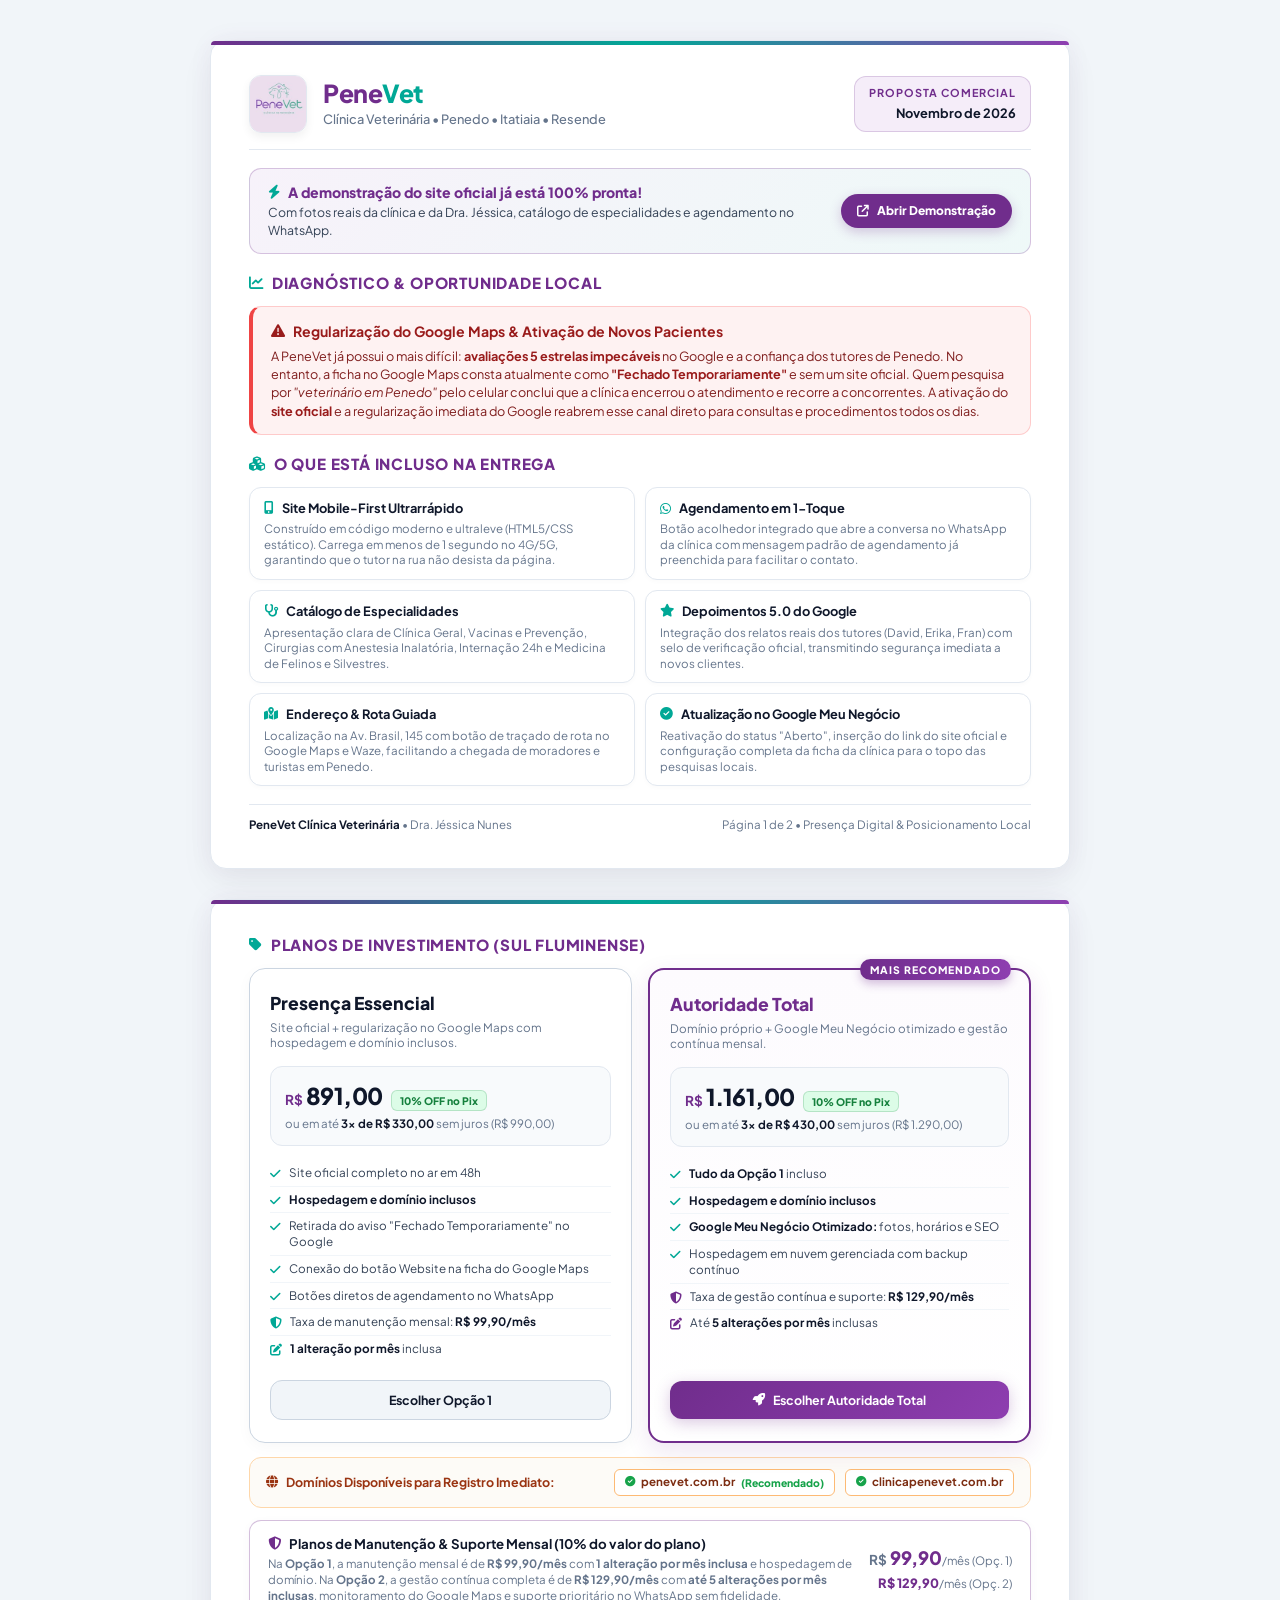
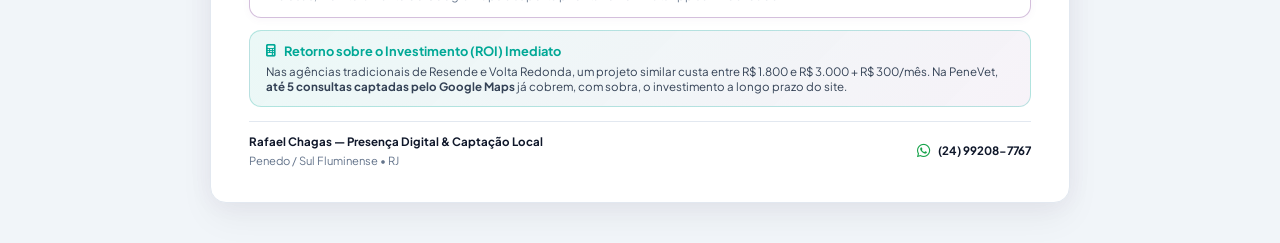
<file: propostas/proposta.html>
<!DOCTYPE html>
<html lang="pt-BR">
<head>
  <meta charset="UTF-8">
  <meta name="viewport" content="width=device-width, initial-scale=1.0">
  <title>Proposta Comercial — PeneVet Clínica Veterinária</title>
  <link rel="preconnect" href="https://fonts.googleapis.com">
  <link rel="preconnect" href="https://fonts.gstatic.com" crossorigin>
  <link href="https://fonts.googleapis.com/css2?family=Plus+Jakarta+Sans:wght@400;500;600;700;800;900&display=swap" rel="stylesheet">
  <link rel="stylesheet" href="https://cdnjs.cloudflare.com/ajax/libs/font-awesome/6.5.1/css/all.min.css">
  
  <style>
    :root {
      --bg: #f8fafc;
      --card: #ffffff;
      --card-highlight: #faf5ff;
      --border: #e2e8f0;
      --border-subtle: #f1f5f9;
      --border-highlight: rgba(112, 45, 140, 0.3);
      --border-teal: rgba(0, 168, 150, 0.3);
      --purple: #702d8c;
      --purple-light: #8e3eb0;
      --purple-soft: #f5edf9;
      --teal: #00a896;
      --teal-light: #02c39a;
      --teal-soft: #e6f7f5;
      --green: #15803d;
      --green-bg: #dcfce7;
      --gold: #b45309;
      --gold-bg: #fef3c7;
      --text: #0f172a;
      --text-muted: #64748b;
      --text-dim: #94a3b8;
      --radius-sm: 8px;
      --radius-md: 12px;
      --radius-lg: 16px;
    }

    * { box-sizing: border-box; margin: 0; padding: 0; text-decoration: none !important; }

    body {
      font-family: 'Plus Jakarta Sans', sans-serif;
      background-color: #f1f5f9;
      color: var(--text);
      line-height: 1.45;
      -webkit-font-smoothing: antialiased;
    }

    /* Visualização em Tela (Navegador) */
    @media screen {
      body {
        padding: 40px 20px;
        display: flex;
        flex-direction: column;
        align-items: center;
        gap: 30px;
      }
      .page-sheet {
        width: 100%;
        max-width: 860px;
        background: #ffffff;
        border: 1px solid var(--border);
        border-radius: var(--radius-lg);
        padding: 34px 38px;
        box-shadow: 0 15px 35px rgba(0, 0, 0, 0.05), 0 0 25px rgba(112, 45, 140, 0.06);
        position: relative;
      }
      .page-sheet::before {
        content: '';
        position: absolute;
        top: 0;
        left: 0;
        right: 0;
        height: 4px;
        background: linear-gradient(90deg, #702d8c, #00a896, #8e3eb0);
        border-radius: var(--radius-lg) var(--radius-lg) 0 0;
      }
    }

    /* Cabeçalho */
    .brand-meta {
      display: flex;
      align-items: center;
      gap: 16px;
    }

    .brand-logo-img {
      width: 58px;
      height: 58px;
      border-radius: var(--radius-md);
      object-fit: cover;
      border: 1px solid #e2e8f0;
      box-shadow: 0 4px 10px rgba(0, 0, 0, 0.06);
    }

    .brand-title h1 {
      font-size: 1.55rem;
      font-weight: 800;
      letter-spacing: -0.5px;
      line-height: 1.15;
    }

    .brand-title h1 .pene { color: var(--purple); }
    .brand-title h1 .vet { color: var(--teal); }

    .brand-title p {
      font-size: 0.8rem;
      color: var(--text-muted);
      margin-top: 2px;
      font-weight: 500;
    }

    .header-badge {
      text-align: right;
      background: var(--purple-soft);
      border: 1px solid rgba(112, 45, 140, 0.2);
      padding: 8px 14px;
      border-radius: var(--radius-md);
    }

    .header-badge span {
      display: block;
      font-size: 0.68rem;
      text-transform: uppercase;
      letter-spacing: 1px;
      color: var(--purple);
      font-weight: 700;
    }

    .header-badge strong {
      font-size: 0.8rem;
      color: #0f172a;
      font-weight: 700;
    }

    /* Faixa de Demonstração Pronta */
    .demo-strip {
      background: linear-gradient(135deg, #f7f2fa 0%, #eef9f8 100%);
      border: 1px solid rgba(112, 45, 140, 0.25);
      border-radius: var(--radius-md);
      padding: 13px 18px;
      display: flex;
      justify-content: space-between;
      align-items: center;
      gap: 16px;
      margin: 18px 0;
    }

    .demo-strip-text h4 {
      font-size: 0.88rem;
      font-weight: 800;
      color: var(--purple);
      display: flex;
      align-items: center;
      gap: 8px;
    }

    .demo-strip-text p {
      font-size: 0.77rem;
      color: #334155;
      margin-top: 2px;
    }

    .btn-demo {
      display: inline-flex;
      align-items: center;
      gap: 8px;
      background: var(--purple);
      color: #ffffff !important;
      font-size: 0.75rem;
      font-weight: 800;
      padding: 8px 16px;
      border-radius: 20px;
      white-space: nowrap;
      box-shadow: 0 4px 12px rgba(112, 45, 140, 0.25);
    }

    /* Títulos de Seção */
    .section-title {
      display: flex;
      align-items: center;
      gap: 8px;
      font-size: 0.95rem;
      font-weight: 800;
      text-transform: uppercase;
      letter-spacing: 0.8px;
      color: var(--purple);
      margin-bottom: 12px;
    }

    .section-title i {
      color: var(--teal);
      font-size: 0.9rem;
    }

    /* Box de Alerta / Diagnóstico */
    .alert-box {
      background: #fef2f2;
      border: 1px solid #fecaca;
      border-left: 4px solid #ef4444;
      border-radius: var(--radius-md);
      padding: 14px 18px;
      margin-bottom: 18px;
    }

    .alert-box h3 {
      font-size: 0.88rem;
      font-weight: 700;
      color: #991b1b;
      display: flex;
      align-items: center;
      gap: 8px;
      margin-bottom: 5px;
    }

    .alert-box p {
      font-size: 0.79rem;
      color: #7f1d1d;
      line-height: 1.45;
    }

    .alert-box strong { color: #991b1b; }

    /* Grid de Recursos / Entregas */
    .features-grid {
      display: grid;
      grid-template-columns: repeat(2, 1fr);
      gap: 10px;
      margin-bottom: 18px;
    }

    .feature-card {
      background: #ffffff;
      border: 1px solid var(--border);
      border-radius: var(--radius-md);
      padding: 11px 14px;
      box-shadow: 0 2px 5px rgba(0, 0, 0, 0.02);
    }

    .feature-card h4 {
      font-size: 0.8rem;
      font-weight: 700;
      color: #0f172a;
      display: flex;
      align-items: center;
      gap: 8px;
      margin-bottom: 4px;
    }

    .feature-card h4 i {
      color: var(--teal);
      font-size: 0.8rem;
    }

    .feature-card p {
      font-size: 0.72rem;
      color: var(--text-muted);
      line-height: 1.35;
    }

    /* Grid de Planos de Investimento (Página 2) */
    .pricing-grid {
      display: grid;
      grid-template-columns: repeat(2, 1fr);
      gap: 16px;
      margin-bottom: 14px;
    }

    .plan-card {
      background: #ffffff;
      border: 1px solid #cbd5e1;
      border-radius: var(--radius-lg);
      padding: 22px 20px;
      display: flex;
      flex-direction: column;
      justify-content: space-between;
      position: relative;
      box-shadow: 0 4px 15px rgba(0, 0, 0, 0.03);
    }

    .plan-card.featured {
      background: linear-gradient(180deg, #fdfbfe 0%, #ffffff 100%);
      border: 2px solid var(--purple);
      box-shadow: 0 8px 25px rgba(112, 45, 140, 0.12);
    }

    .plan-badge {
      position: absolute;
      top: -11px;
      right: 18px;
      background: linear-gradient(90deg, #702d8c, #8e3eb0);
      color: #ffffff;
      font-size: 0.65rem;
      font-weight: 800;
      text-transform: uppercase;
      letter-spacing: 1px;
      padding: 3px 10px;
      border-radius: 12px;
      box-shadow: 0 4px 10px rgba(112, 45, 140, 0.3);
    }

    .plan-name {
      font-size: 1.1rem;
      font-weight: 800;
      color: #0f172a;
      margin-bottom: 3px;
    }

    .plan-desc {
      font-size: 0.73rem;
      color: var(--text-muted);
      min-height: 32px;
      line-height: 1.3;
      margin-bottom: 14px;
    }

    .plan-price-box {
      background: #f8fafc;
      border: 1px solid var(--border);
      border-radius: var(--radius-md);
      padding: 12px 14px;
      margin-bottom: 14px;
    }

    .plan-price-pix {
      display: flex;
      align-items: baseline;
      gap: 8px;
      flex-wrap: wrap;
    }

    .price-value {
      font-size: 1.45rem;
      font-weight: 900;
      color: #0f172a;
      letter-spacing: -0.5px;
    }

    .price-curr {
      font-size: 0.85rem;
      color: var(--purple);
      font-weight: 700;
    }

    .price-badge-pix {
      background: var(--green-bg);
      color: var(--green);
      font-size: 0.65rem;
      font-weight: 800;
      padding: 2px 8px;
      border-radius: 6px;
      border: 1px solid rgba(21, 128, 61, 0.2);
    }

    .price-installments {
      font-size: 0.72rem;
      color: var(--text-muted);
      margin-top: 4px;
    }

    .price-installments strong {
      color: #0f172a;
    }

    .plan-items {
      list-style: none;
      margin-bottom: 18px;
    }

    .plan-items li {
      font-size: 0.73rem;
      color: #334155;
      padding: 5px 0;
      border-bottom: 1px solid #f1f5f9;
      display: flex;
      align-items: flex-start;
      gap: 8px;
      line-height: 1.35;
    }

    .plan-items li:last-child { border-bottom: none; }

    .plan-items li i {
      color: var(--teal);
      font-size: 0.75rem;
      margin-top: 3px;
      flex-shrink: 0;
    }

    .plan-items li strong { color: #0f172a; }

    .btn-action {
      display: flex;
      justify-content: center;
      align-items: center;
      gap: 8px;
      padding: 10px 16px;
      border-radius: var(--radius-md);
      font-size: 0.78rem;
      font-weight: 700;
      text-align: center;
      cursor: pointer;
      width: 100%;
    }

    .btn-primary {
      background: linear-gradient(135deg, #702d8c 0%, #8e3eb0 100%);
      color: #ffffff !important;
      border: none;
      box-shadow: 0 4px 15px rgba(112, 45, 140, 0.25);
    }

    .btn-secondary {
      background: #f1f5f9;
      color: #0f172a !important;
      border: 1px solid #cbd5e1;
    }

    /* Box de Domínios Disponíveis */
    .domain-box {
      background: #fdfbf7;
      border: 1px solid #fed7aa;
      border-radius: var(--radius-md);
      padding: 11px 16px;
      display: flex;
      align-items: center;
      justify-content: space-between;
      gap: 14px;
      margin-bottom: 12px;
    }

    .domain-box-title {
      display: flex;
      align-items: center;
      gap: 8px;
      font-size: 0.78rem;
      font-weight: 700;
      color: #9a3412;
    }

    .domain-pills {
      display: flex;
      align-items: center;
      gap: 10px;
      flex-wrap: wrap;
    }

    .domain-pill {
      background: #ffffff;
      border: 1px solid #fdba74;
      color: #7c2d12;
      font-size: 0.72rem;
      font-weight: 700;
      padding: 4px 10px;
      border-radius: 6px;
      display: inline-flex;
      align-items: center;
      gap: 6px;
    }

    .domain-pill i {
      color: #16a34a;
      font-size: 0.65rem;
    }

    /* Box de Manutenção & Recorrência */
    .maintenance-box {
      background: #ffffff;
      border: 1px solid var(--border-highlight);
      border-radius: var(--radius-md);
      padding: 13px 18px;
      display: flex;
      justify-content: space-between;
      align-items: center;
      gap: 16px;
      margin-bottom: 12px;
      box-shadow: 0 2px 8px rgba(112, 45, 140, 0.04);
    }

    .maintenance-content h4 {
      font-size: 0.83rem;
      font-weight: 700;
      color: #0f172a;
      display: flex;
      align-items: center;
      gap: 8px;
      margin-bottom: 3px;
    }

    .maintenance-content h4 i {
      color: var(--purple);
    }

    .maintenance-content p {
      font-size: 0.72rem;
      color: var(--text-muted);
      line-height: 1.4;
    }

    .maintenance-price {
      text-align: right;
      white-space: nowrap;
    }

    .maintenance-price .val {
      font-size: 1.15rem;
      font-weight: 800;
      color: var(--purple);
    }

    /* ROI Card */
    .roi-card {
      background: linear-gradient(135deg, rgba(0, 168, 150, 0.08) 0%, rgba(112, 45, 140, 0.06) 100%);
      border: 1px solid rgba(0, 168, 150, 0.25);
      border-radius: var(--radius-md);
      padding: 11px 16px;
      margin-bottom: 14px;
    }

    .roi-card h4 {
      font-size: 0.8rem;
      font-weight: 700;
      color: var(--teal);
      display: flex;
      align-items: center;
      gap: 8px;
      margin-bottom: 3px;
    }

    .roi-card p {
      font-size: 0.72rem;
      color: #334155;
      line-height: 1.35;
    }

    /* Rodapé da Proposta */
    .proposal-footer {
      display: flex;
      justify-content: space-between;
      align-items: center;
      border-top: 1px solid #e2e8f0;
      padding-top: 12px;
      font-size: 0.72rem;
      color: var(--text-muted);
      margin-top: auto;
    }

    /* Configuração Exata de Impressão (PDF A4) */
    @media print {
      @page {
        size: A4 portrait;
        margin: 0 !important;
      }
      html, body {
        background: #ffffff !important;
        margin: 0 !important;
        padding: 0 !important;
        -webkit-print-color-adjust: exact !important;
        print-color-adjust: exact !important;
      }
      .page-sheet {
        width: 210mm !important;
        height: 297mm !important;
        max-height: 297mm !important;
        box-sizing: border-box !important;
        padding: 13mm 16mm 11mm 16mm !important;
        background: #ffffff !important;
        border: none !important;
        border-radius: 0 !important;
        box-shadow: none !important;
        position: relative !important;
        overflow: hidden !important;
        display: flex !important;
        flex-direction: column !important;
        justify-content: space-between !important;
        page-break-after: always !important;
        break-after: page !important;
        page-break-inside: avoid !important;
        break-inside: avoid !important;
      }
      .page-sheet:last-child {
        page-break-after: auto !important;
        break-after: auto !important;
      }
      .page-sheet::before {
        content: '';
        position: absolute;
        top: 0;
        left: 0;
        right: 0;
        height: 4px;
        background: linear-gradient(90deg, #702d8c, #00a896, #8e3eb0);
      }
      .btn-primary, .btn-secondary, .btn-demo {
        -webkit-print-color-adjust: exact !important;
        print-color-adjust: exact !important;
      }
    }
  </style>
</head>
<body>

  <!-- ==================== PÁGINA 1: Diagnóstico & Entregas ==================== -->
  <div class="page-sheet page-1">
    
    <!-- Header -->
    <div style="display: flex; justify-content: space-between; align-items: center; border-bottom: 1px solid #e2e8f0; padding-bottom: 16px;">
      <div class="brand-meta">
        <img src="../assets/logo.jpg" alt="PeneVet" class="brand-logo-img">
        <div class="brand-title">
          <h1><span class="pene">Pene</span><span class="vet">Vet</span></h1>
          <p>Clínica Veterinária • Penedo • Itatiaia • Resende</p>
        </div>
      </div>
      <div class="header-badge">
        <span>Proposta Comercial</span>
        <strong>Novembro de 2026</strong>
      </div>
    </div>

    <!-- Faixa Demonstração Pronta -->
    <div class="demo-strip">
      <div class="demo-strip-text">
        <h4><i class="fa-solid fa-bolt" style="color: var(--teal);"></i> A demonstração do site oficial já está 100% pronta!</h4>
        <p>Com fotos reais da clínica e da Dra. Jéssica, catálogo de especialidades e agendamento no WhatsApp.</p>
      </div>
      <a href="https://penevet.vercel.app/" target="_blank" class="btn-demo">
        <i class="fa-solid fa-arrow-up-right-from-square"></i>
        <span>Abrir Demonstração</span>
      </a>
    </div>

    <!-- Diagnóstico Estratégico -->
    <div>
      <div class="section-title">
        <i class="fa-solid fa-chart-line"></i>
        <span>Diagnóstico & Oportunidade Local</span>
      </div>

      <div class="alert-box">
        <h3><i class="fa-solid fa-triangle-exclamation"></i> Regularização do Google Maps & Ativação de Novos Pacientes</h3>
        <p>
          A PeneVet já possui o mais difícil: <strong>avaliações 5 estrelas impecáveis</strong> no Google e a confiança dos tutores de Penedo. No entanto, a ficha no Google Maps consta atualmente como <strong>"Fechado Temporariamente"</strong> e sem um site oficial. Quem pesquisa por <em>"veterinário em Penedo"</em> pelo celular conclui que a clínica encerrou o atendimento e recorre a concorrentes. A ativação do <strong>site oficial</strong> e a regularização imediata do Google reabrem esse canal direto para consultas e procedimentos todos os dias.
        </p>
      </div>
    </div>

    <!-- Escopo das Entregas -->
    <div>
      <div class="section-title">
        <i class="fa-solid fa-cubes"></i>
        <span>O que está incluso na entrega</span>
      </div>

      <div class="features-grid">
        <div class="feature-card">
          <h4><i class="fa-solid fa-mobile-screen-button"></i> Site Mobile-First Ultrarrápido</h4>
          <p>Construído em código moderno e ultraleve (HTML5/CSS estático). Carrega em menos de 1 segundo no 4G/5G, garantindo que o tutor na rua não desista da página.</p>
        </div>
        <div class="feature-card">
          <h4><i class="fa-brands fa-whatsapp"></i> Agendamento em 1-Toque</h4>
          <p>Botão acolhedor integrado que abre a conversa no WhatsApp da clínica com mensagem padrão de agendamento já preenchida para facilitar o contato.</p>
        </div>
        <div class="feature-card">
          <h4><i class="fa-solid fa-stethoscope"></i> Catálogo de Especialidades</h4>
          <p>Apresentação clara de Clínica Geral, Vacinas e Prevenção, Cirurgias com Anestesia Inalatória, Internação 24h e Medicina de Felinos e Silvestres.</p>
        </div>
        <div class="feature-card">
          <h4><i class="fa-solid fa-star"></i> Depoimentos 5.0 do Google</h4>
          <p>Integração dos relatos reais dos tutores (David, Erika, Fran) com selo de verificação oficial, transmitindo segurança imediata a novos clientes.</p>
        </div>
        <div class="feature-card">
          <h4><i class="fa-solid fa-map-location-dot"></i> Endereço & Rota Guiada</h4>
          <p>Localização na Av. Brasil, 145 com botão de traçado de rota no Google Maps e Waze, facilitando a chegada de moradores e turistas em Penedo.</p>
        </div>
        <div class="feature-card">
          <h4><i class="fa-solid fa-circle-check"></i> Atualização no Google Meu Negócio</h4>
          <p>Reativação do status "Aberto", inserção do link do site oficial e configuração completa da ficha da clínica para o topo das pesquisas locais.</p>
        </div>
      </div>
    </div>

    <!-- Footer P1 -->
    <div class="proposal-footer">
      <div>
        <strong style="color: #0f172a;">PeneVet Clínica Veterinária</strong> • Dra. Jéssica Nunes
      </div>
      <div>
        <span>Página 1 de 2 • Presença Digital & Posicionamento Local</span>
      </div>
    </div>

  </div>

  <!-- ==================== PÁGINA 2: Planos de Investimento & Fechamento ==================== -->
  <div class="page-sheet page-2">

    <!-- Seção de Planos -->
    <div>
      <div class="section-title" style="margin-bottom: 12px;">
        <i class="fa-solid fa-tag"></i>
        <span>Planos de Investimento (Sul Fluminense)</span>
      </div>

      <div class="pricing-grid">
        
        <!-- Opção 1 -->
        <div class="plan-card">
          <div>
            <div class="plan-name">Presença Essencial</div>
            <div class="plan-desc">Site oficial + regularização no Google Maps com hospedagem e domínio inclusos.</div>
            
            <div class="plan-price-box">
              <div class="plan-price-pix">
                <span class="price-value"><span class="price-curr">R$</span> 891,00</span>
                <span class="price-badge-pix">10% OFF no Pix</span>
              </div>
              <div class="price-installments">ou em até <strong>3x de R$ 330,00</strong> sem juros (R$ 990,00)</div>
            </div>

            <ul class="plan-items">
              <li><i class="fa-solid fa-check"></i> <span>Site oficial completo no ar em 48h</span></li>
              <li><i class="fa-solid fa-check"></i> <span><strong>Hospedagem e domínio inclusos</strong></span></li>
              <li><i class="fa-solid fa-check"></i> <span>Retirada do aviso "Fechado Temporariamente" no Google</span></li>
              <li><i class="fa-solid fa-check"></i> <span>Conexão do botão Website na ficha do Google Maps</span></li>
              <li><i class="fa-solid fa-check"></i> <span>Botões diretos de agendamento no WhatsApp</span></li>
              <li><i class="fa-solid fa-shield-halved" style="color: var(--teal);"></i> <span>Taxa de manutenção mensal: <strong>R$ 99,90/mês</strong></span></li>
              <li><i class="fa-solid fa-pen-to-square" style="color: var(--teal);"></i> <span><strong>1 alteração por mês</strong> inclusa</span></li>
            </ul>
          </div>

          <a href="https://api.whatsapp.com/send?phone=5524992087767&text=Ol%C3%A1%20Rafael!%20Gostei%20da%20Op%C3%A7%C3%A3o%201%20(Presen%C3%A7a%20Essencial)%20para%20a%20PeneVet." target="_blank" class="btn-action btn-secondary">
            <span>Escolher Opção 1</span>
          </a>
        </div>

        <!-- Opção 2 -->
        <div class="plan-card featured">
          <span class="plan-badge">Mais Recomendado</span>
          <div>
            <div class="plan-name" style="color: var(--purple);">Autoridade Total</div>
            <div class="plan-desc">Domínio próprio + Google Meu Negócio otimizado e gestão contínua mensal.</div>
            
            <div class="plan-price-box">
              <div class="plan-price-pix">
                <span class="price-value"><span class="price-curr">R$</span> 1.161,00</span>
                <span class="price-badge-pix">10% OFF no Pix</span>
              </div>
              <div class="price-installments">ou em até <strong>3x de R$ 430,00</strong> sem juros (R$ 1.290,00)</div>
            </div>

            <ul class="plan-items">
              <li><i class="fa-solid fa-check"></i> <span><strong>Tudo da Opção 1</strong> incluso</span></li>
              <li><i class="fa-solid fa-check"></i> <span><strong>Hospedagem e domínio inclusos</strong></span></li>
              <li><i class="fa-solid fa-check"></i> <span><strong>Google Meu Negócio Otimizado:</strong> fotos, horários e SEO</span></li>
              <li><i class="fa-solid fa-check"></i> <span>Hospedagem em nuvem gerenciada com backup contínuo</span></li>
              <li><i class="fa-solid fa-shield-halved" style="color: var(--purple);"></i> <span>Taxa de gestão contínua e suporte: <strong>R$ 129,90/mês</strong></span></li>
              <li><i class="fa-solid fa-pen-to-square" style="color: var(--purple);"></i> <span>Até <strong>5 alterações por mês</strong> inclusas</span></li>
            </ul>
          </div>

          <a href="https://api.whatsapp.com/send?phone=5524992087767&text=Ol%C3%A1%20Rafael!%20Quero%20a%20Op%C3%A7%C3%A3o%202%20(Autoridade%20Total)%20com%20gest%C3%A3o%20completa%20para%20a%20PeneVet." target="_blank" class="btn-action btn-primary">
            <i class="fa-solid fa-rocket"></i>
            <span>Escolher Autoridade Total</span>
          </a>
        </div>

      </div>
    </div>

    <!-- Observação dos Domínios Disponíveis -->
    <div class="domain-box">
      <div class="domain-box-title">
        <i class="fa-solid fa-globe"></i>
        <span>Domínios Disponíveis para Registro Imediato:</span>
      </div>
      <div class="domain-pills">
        <span class="domain-pill"><i class="fa-solid fa-circle-check"></i> penevet.com.br <span style="font-size: 0.65rem; color: #16a34a; font-weight: 800;">(Recomendado)</span></span>
        <span class="domain-pill"><i class="fa-solid fa-circle-check"></i> clinicapenevet.com.br</span>
      </div>
    </div>

    <!-- Adendo de Manutenção e Recorrência -->
    <div class="maintenance-box">
      <div class="maintenance-content">
        <h4><i class="fa-solid fa-shield-halved"></i> Planos de Manutenção & Suporte Mensal (10% do valor do plano)</h4>
        <p>Na <strong>Opção 1</strong>, a manutenção mensal é de <strong>R$ 99,90/mês</strong> com <strong>1 alteração por mês inclusa</strong> e hospedagem de domínio. Na <strong>Opção 2</strong>, a gestão contínua completa é de <strong>R$ 129,90/mês</strong> com <strong>até 5 alterações por mês inclusas</strong>, monitoramento do Google Maps e suporte prioritário no WhatsApp sem fidelidade.</p>
      </div>
      <div class="maintenance-price">
        <div class="val"><span style="font-size: 0.85rem; color: #64748b; font-weight: 700;">R$</span> 99,90<span style="font-size: 0.72rem; color: var(--text-muted); font-weight: 400;">/mês (Opç. 1)</span></div>
        <div style="font-size: 0.8rem; color: var(--purple); font-weight: 800; margin-top: 2px;">R$ 129,90<span style="font-size: 0.72rem; color: var(--text-muted); font-weight: 400;">/mês (Opç. 2)</span></div>
      </div>
    </div>

    <!-- ROI Card -->
    <div class="roi-card">
      <h4><i class="fa-solid fa-calculator"></i> Retorno sobre o Investimento (ROI) Imediato</h4>
      <p>Nas agências tradicionais de Resende e Volta Redonda, um projeto similar custa entre R$ 1.800 e R$ 3.000 + R$ 300/mês. Na PeneVet, <strong>até 5 consultas captadas pelo Google Maps</strong> já cobrem, com sobra, o investimento a longo prazo do site.</p>
    </div>

    <!-- Footer P2 -->
    <div class="proposal-footer">
      <div>
        <strong style="color: #0f172a;">Rafael Chagas — Presença Digital & Captação Local</strong>
        <p style="font-size: 0.7rem; margin-top: 1px;">Penedo / Sul Fluminense • RJ</p>
      </div>
      <div style="display: flex; align-items: center; gap: 8px; color: #0f172a;">
        <i class="fa-brands fa-whatsapp" style="color: #16a34a; font-size: 0.95rem;"></i>
        <span style="font-weight: 700;">(24) 99208-7767</span>
      </div>
    </div>

  </div>

</body>
</html>
</file>
<file: CircularGallery.css>
/* CircularGallery Styles (React Bits adaptation for PeneVet light aesthetic) */

.circular-gallery {
  position: relative;
  width: 100%;
  height: 100%;
  overflow: hidden;
  touch-action: pan-y;
  user-select: none;
  -webkit-user-select: none;
  cursor: grab;
  outline: none;
}

.circular-gallery[data-dragging] {
  cursor: grabbing;
}

.circular-gallery-stage {
  position: absolute;
  inset: 0;
  pointer-events: none;
  overflow: hidden;
}

.circular-gallery-card {
  position: absolute;
  top: 0;
  left: 0;
  transform-origin: center center;
  pointer-events: auto;
  cursor: pointer;
  will-change: transform, opacity;
  display: flex;
  flex-direction: column;
  align-items: center;
  outline: none;
}

.circular-gallery-card-inner {
  position: relative;
  width: 100%;
  height: 100%;
  border-radius: 20px;
  overflow: hidden;
  box-shadow: 0 16px 36px rgba(45, 30, 60, 0.12), 0 2px 8px rgba(45, 30, 60, 0.06);
  border: 1px solid rgba(220, 210, 226, 0.85);
  background: #f1eaf5;
  transition: box-shadow 0.25s ease, border-color 0.25s ease, transform 0.25s ease;
}

.circular-gallery-card:hover .circular-gallery-card-inner {
  box-shadow: 0 22px 48px rgba(128, 90, 162, 0.24);
  border-color: #805aa2;
}

.circular-gallery-card.is-active .circular-gallery-card-inner {
  border-color: #805aa2;
  box-shadow: 0 22px 50px rgba(100, 69, 127, 0.22);
}

.circular-gallery-img {
  width: 100%;
  height: 100%;
  object-fit: cover;
  display: block;
  pointer-events: none;
  user-select: none;
  -webkit-user-drag: none;
  background: #ede4f2;
}

.circular-gallery-card-label {
  margin-top: 14px;
  line-height: 1.2;
  white-space: nowrap;
  font-family: "Manrope", sans-serif;
  font-weight: 800;
  font-size: 16px;
  color: #24233a;
  letter-spacing: -0.02em;
  text-shadow: 0 2px 10px rgba(255, 255, 255, 0.9);
  pointer-events: none;
  transition: opacity 0.2s;
}

.circular-gallery-caption {
  position: absolute;
  top: 0;
  left: 50%;
  width: min(90%, 38rem);
  text-align: center;
  opacity: 0;
  pointer-events: none;
  z-index: 150;
  transition: opacity 0.3s ease;
}

.circular-gallery-caption-text {
  margin: 0;
  line-height: 1.6;
  font-size: 15px;
  font-weight: 600;
  color: #3b3648;
  background: rgba(255, 255, 255, 0.95);
  backdrop-filter: blur(10px);
  padding: 12px 24px;
  border-radius: 100px;
  box-shadow: 0 8px 28px rgba(36, 35, 58, 0.12);
  border: 1px solid rgba(220, 210, 226, 0.8);
  display: inline-block;
}

.circular-gallery-close {
  position: absolute;
  top: 20px;
  right: 20px;
  display: grid;
  place-items: center;
  width: 44px;
  height: 44px;
  padding: 0;
  border: 1px solid rgba(128, 90, 162, 0.2);
  border-radius: 50%;
  background: rgba(255, 255, 255, 0.95);
  backdrop-filter: blur(8px);
  color: #24233a;
  cursor: pointer;
  opacity: 0;
  pointer-events: none;
  transition: opacity 0.25s ease, transform 0.2s ease, background 0.2s;
  box-shadow: 0 6px 20px rgba(36, 35, 58, 0.14);
  z-index: 200;
}

.circular-gallery-close[data-visible] {
  opacity: 1;
  pointer-events: auto;
}

.circular-gallery-close:hover {
  background: #ffffff;
  color: #805aa2;
  transform: scale(1.08);
}
</file>
<file: styles.css>
:root{--ink:#24233a;--muted:#666778;--purple:#805aa2;--purple-deep:#64457f;--teal:#51b29f;--teal-dark:#267d70;--cream:#fbfaf8;--lavender:#f1eaf5;--line:#e9e6e7}
*{box-sizing:border-box}html{scroll-behavior:smooth}body{margin:0;background:var(--cream);color:var(--ink);font-family:"DM Sans",sans-serif;line-height:1.6}img{max-width:100%;display:block}a{color:inherit;text-decoration:none}button{font:inherit}.container{width:min(1180px,calc(100% - 48px));margin:auto}.skip-link{position:absolute;left:-9999px;top:8px;background:#fff;padding:8px 14px;z-index:20}.skip-link:focus{left:8px}.site-header{background:#fff;position:relative;z-index:10;box-shadow:0 1px 0 #e9e6e7}.nav-wrap{min-height:88px;display:flex;align-items:center;justify-content:space-between;gap:24px}.brand{display:inline-flex;align-items:center;gap:10px;line-height:1;white-space:nowrap}.brand img{border-radius:50%;object-fit:cover}.brand strong{display:block;font:800 27px/1 "Manrope",sans-serif;letter-spacing:-1.8px;color:var(--purple)}.brand strong span{color:var(--teal)}.brand small{display:block;font-size:8px;letter-spacing:2.2px;font-weight:700;color:#746979;margin-top:6px}.main-nav{display:flex;align-items:center;gap:30px;font-size:14px;font-weight:700}.main-nav>a:not(.nav-cta):hover,.text-link:hover,.footer a:hover{color:var(--teal-dark)}.nav-cta,.button{display:inline-flex;align-items:center;justify-content:center;gap:23px;border-radius:100px;font-weight:700;transition:transform .2s,background .2s,color .2s}.nav-cta{background:var(--teal);padding:13px 20px;color:#fff!important}.nav-cta:hover,.button:hover{transform:translateY(-2px)}.nav-cta:hover,.button-primary:hover{background:var(--teal-dark)}.menu-toggle{display:none}
.hero{position:relative;overflow:hidden;background:linear-gradient(115deg,#fff 0%,#fff 54%,#f3ebf5 100%)}.hero-orb{position:absolute;border-radius:50%;background:#efe4f4;filter:blur(1px)}.hero-orb-one{width:700px;height:700px;right:-330px;top:-300px}.hero-grid{min-height:636px;display:grid;grid-template-columns:1fr 0.94fr;align-items:center;gap:50px;padding-top:50px;padding-bottom:72px;position:relative}.hero-copy{padding:12px 0}.eyebrow{display:flex;align-items:center;gap:9px;color:var(--teal-dark);font-size:12px;font-weight:800;letter-spacing:2px;text-transform:uppercase;margin:0 0 25px}.eyebrow-dot{width:8px;height:8px;border-radius:50%;background:var(--teal)}.hero h1,.section h2{font-family:"Manrope",sans-serif;letter-spacing:-.055em;line-height:1.13;margin:0;font-weight:800}.hero h1{font-size:clamp(43px,5.3vw,72px);max-width:690px}.hero h1 em,.contact-banner h2 em{font-style:normal;color:var(--purple)}.hero-lead{color:var(--muted);font-size:18px;max-width:520px;line-height:1.7;margin:26px 0 34px}.hero-actions{display:flex;gap:12px;flex-wrap:wrap}.button{min-height:51px;padding:13px 22px;font-size:14px}.button-primary{background:var(--teal);color:#fff}.button-outline{background:#fff;border:1px solid #dad5de}.button-outline:hover{border-color:var(--purple);color:var(--purple)}.hero-points{display:flex;gap:28px;margin-top:62px}.hero-points>div{display:flex;align-items:center;gap:10px;color:var(--muted);font-size:12px;line-height:1.3}.hero-points strong{color:var(--ink);font-size:13px}.point-icon{display:grid;place-items:center;border-radius:50%;background:#e9f5f1;color:var(--teal-dark);width:39px;height:39px;font-size:22px;flex:none}.hero-visual{position:relative;padding:24px 22px 0 22px}.hero-photo-wrap{height:510px;overflow:hidden;border-radius:46% 46% 18px 18px;background:#d9f3e9;box-shadow:0 35px 65px #55456026;position:relative}.hero-photo-wrap img{width:100%;height:100%;object-fit:cover;object-position:center 39%}.hero-photo-wrap:after{content:"";position:absolute;inset:auto 0 0;height:90px;background:linear-gradient(transparent,#352e442a)}.photo-caption{position:absolute;bottom:-25px;left:-32px;background:#fff;border-radius:17px;padding:16px 22px;display:flex;gap:12px;align-items:center;box-shadow:0 14px 45px #2e234229;z-index:2}.caption-paw{background:#e8f7f2;border-radius:13px;width:42px;height:42px;display:grid;place-items:center;color:var(--teal-dark);font-size:24px}.photo-caption strong,.photo-caption small{display:block;line-height:1.4}.photo-caption strong{font-size:13px}.photo-caption small{font-size:11px;color:var(--muted)}.visual-spark{position:absolute;color:var(--purple);font-size:37px}.visual-spark-one{right:-11px;top:7px}.visual-spark-two{left:2px;bottom:78px;color:var(--teal)}
.section{padding:105px 0}.section-heading{display:flex;justify-content:space-between;align-items:end;gap:50px;margin-bottom:42px}.eyebrow-purple{color:var(--purple)}.section h2{font-size:clamp(34px,3.5vw,50px);max-width:680px}.section h2 span{color:var(--purple)}.section-heading>p{color:var(--muted);max-width:370px;margin:0 0 5px}.services{background:#fff}.services-header{text-align:center;max-width:720px;margin:0 auto 46px;display:flex;flex-direction:column;align-items:center}.services-header .eyebrow{justify-content:center}.services-header h2{font-size:clamp(34px,3.8vw,52px);line-height:1.15;letter-spacing:-.045em;margin:0 0 14px}.services-header h2 span{color:var(--purple)}.services-header p:not(.eyebrow){color:var(--muted);font-size:16.5px;line-height:1.65;max-width:580px;margin:0 auto}.services-bento-grid{display:grid;grid-template-columns:repeat(3,1fr);gap:22px;margin-bottom:28px}.services-col{display:flex;flex-direction:column;gap:22px}.service-bento-card{background:#ffffff;border:1px solid #ede7ef;border-radius:24px;overflow:hidden;display:flex;flex-direction:column;transition:transform .22s ease,box-shadow .22s ease,border-color .22s ease;box-shadow:0 4px 18px rgba(36,35,58,0.03)}.service-bento-card:hover{transform:translateY(-4px);box-shadow:0 16px 36px rgba(36,35,58,0.09);border-color:#ded0e4}.service-img-wrap{padding:14px 14px 0;width:100%}.service-img-wrap img{width:100%;height:185px;object-fit:cover;border-radius:16px;display:block;background:#f3ecf5}.service-card-body{padding:26px 24px;display:flex;flex-direction:column;flex:1}.service-bento-card.has-image .service-card-body{padding:18px 22px 24px}.service-bento-card.has-icon .service-card-body{padding:28px 24px}.service-icon-pill{width:46px;height:46px;border-radius:14px;background:#f6eff8;color:var(--purple-deep);display:grid;place-items:center;margin-bottom:18px;border:1px solid #eee4f2;transition:transform .2s,background .2s}.service-bento-card:hover .service-icon-pill{transform:scale(1.06);background:#ede0f3;color:var(--purple)}.service-card-body h3{font:800 20px/1.3 "Manrope",sans-serif;letter-spacing:-.025em;color:var(--ink);margin:0 0 10px}.service-card-body p{color:var(--muted);font-size:14.5px;line-height:1.6;margin:0 0 18px;flex:1}.service-action-link{display:inline-flex;align-items:center;gap:6px;font-size:13.5px;font-weight:800;color:var(--purple);text-decoration:none;transition:color .2s}.service-action-link span{transition:transform .2s;display:inline-block}.service-bento-card:hover .service-action-link{color:var(--teal-dark)}.service-bento-card:hover .service-action-link span{transform:translateX(4px)}.services-note{display:flex;align-items:center;gap:15px;background:#f6f3f8;border-radius:17px;padding:18px 24px;margin-top:14px}.services-note>span{color:var(--purple);font-size:30px}.services-note p{font-size:14px;margin:0;flex:1}.services-note a,.text-link{font-size:14px;font-weight:800;color:var(--purple);white-space:nowrap}.services-note a span,.text-link span{margin-left:5px}
.about{background:#f6f2f4}.about-grid{display:grid;grid-template-columns:1fr 1fr;align-items:center;gap:100px}.about-visual{position:relative;width:100%;max-width:480px;margin:0 auto;aspect-ratio:1/1}.about-video-card{width:100%;height:100%;aspect-ratio:1/1;border-radius:26px;overflow:hidden;position:relative;background:radial-gradient(circle at center,#352a42 0%,#1e1927 100%);box-shadow:0 20px 48px rgba(45,30,60,0.16);border:1px solid #e7dcec;display:flex;align-items:center;justify-content:center}.about-video-backdrop{position:absolute;inset:-25px;width:calc(100% + 50px);height:calc(100% + 50px);object-fit:cover;filter:blur(28px) saturate(1.4);opacity:.45;pointer-events:none;z-index:1}.about-video-player{position:relative;z-index:2;width:100%;height:100%;object-fit:contain;display:block;border-radius:24px;background:transparent}.about-visual img{height:100%;width:100%;object-fit:cover;object-position:center 28%;border-radius:25px}.about-sticker{position:absolute;right:-34px;bottom:26px;max-width:185px;background:#fff;border-radius:17px;padding:17px 20px;box-shadow:0 15px 30px #332a401f;color:var(--purple-deep);font:800 16px/1.3 "Manrope",sans-serif;transform:rotate(5deg);z-index:3}.about-sticker span{color:var(--teal)}.about-copy h2{margin-bottom:25px}.about-copy>p:not(.eyebrow){color:var(--muted);font-size:17px;line-height:1.75;max-width:510px}.about-copy .text-link{display:inline-block;margin-top:16px}
.contact-section{background:#fff;padding:84px 0}.contact-banner{background:linear-gradient(115deg,#8764a6,#705191);border-radius:29px;color:#fff;position:relative;overflow:hidden;padding:60px 8%;text-align:center}.contact-banner:before,.contact-banner:after{content:"";position:absolute;border-radius:50%;border:1px solid #ffffff24}.contact-banner:before{width:450px;height:450px;left:-260px;top:-180px}.contact-banner:after{width:350px;height:350px;right:-150px;bottom:-260px}.contact-banner .eyebrow{justify-content:center;color:#c5f2e5;margin-bottom:18px}.contact-banner h2{font-size:clamp(34px,4vw,54px)}.contact-banner h2 em{color:#baf2e0}.contact-banner>p:not(.eyebrow){max-width:530px;margin:19px auto 26px;color:#f5eefa}.button-light{background:#fff;color:var(--purple-deep)}.button-light:hover{background:#e7f5ef}.banner-deco{position:absolute;right:12%;top:22%;font-size:72px;color:#ffffff26}
.location{background:#fbfaf8}.map-container-full{position:relative;width:100%;border-radius:26px;overflow:hidden;box-shadow:0 18px 45px rgba(36,35,58,0.08);border:1px solid #ede4f0;background:#fff}.map-container-full .map-wrap{width:100%;height:490px;min-height:490px;background:#e7e3e8}.map-container-full .map-wrap iframe{display:block;width:100%;height:100%;min-height:490px;border:0}.map-floating-bar{display:flex;align-items:center;justify-content:space-between;gap:20px;padding:16px 28px;background:#ffffff;border-top:1px solid #eee4f2}.map-bar-info{display:flex;align-items:center;gap:12px;font-size:14.5px;color:var(--ink)}.map-bar-pin{font-size:22px;flex:none}.map-bar-btn{padding:11px 22px;font-size:13.5px;min-height:42px;flex:none}.location-footnote{color:var(--muted);font-size:13px;margin:18px 0 0;text-align:center}
.footer{background:linear-gradient(180deg,#f7f1f9 0%,#ede3f2 100%);color:var(--ink);padding:65px 0 24px;border-top:1px solid #e6dbe8}.footer-grid{display:grid;grid-template-columns:1.3fr 0.8fr 1.1fr 1.3fr;gap:40px;padding-bottom:50px;align-items:start}.footer .brand strong{color:var(--purple)}.footer .brand strong span{color:var(--teal)}.footer .brand small{color:#746979}.footer-brand p{max-width:270px;margin:20px 0 0;color:#5c586c;font-size:14px;line-height:1.65}.footer h3{font:800 13px "Manrope",sans-serif;letter-spacing:1px;text-transform:uppercase;color:var(--purple-deep);margin:0 0 18px}.footer-nav a{display:block;font-size:14px;color:#555268;margin:0 0 10px;transition:color .2s,transform .2s}.footer-nav a:hover{color:var(--purple);transform:translateX(3px)}.footer-hours-row{display:flex;flex-direction:column;margin-bottom:12px}.hours-day{font-size:12px;color:#746f82;font-weight:700;text-transform:uppercase;letter-spacing:.5px}.hours-val{font-size:15px;color:var(--ink);font-weight:800;margin-top:2px}.footer-hours-sub{font-size:12.5px;color:#666376;margin:8px 0 0;line-height:1.45}.footer-social-list{display:flex;flex-direction:column;gap:12px}.footer-social-card{display:flex;align-items:center;gap:12px;background:#ffffff;border:1px solid #e6dbe8;padding:10px 14px;border-radius:16px;text-decoration:none;box-shadow:0 2px 8px rgba(36,35,58,0.04);transition:transform .2s,box-shadow .2s,border-color .2s}.footer-social-card:hover{transform:translateY(-2px);box-shadow:0 8px 20px rgba(100,69,127,0.12)}.footer-social-zap:hover{border-color:#25D366}.footer-social-insta:hover{border-color:#d6249f}.footer-social-icon{width:38px;height:38px;border-radius:50%;display:grid;place-items:center;flex:none}.icon-zap{background:#25D366;color:#ffffff;box-shadow:0 4px 12px rgba(37,211,102,0.35)}.icon-insta{background:radial-gradient(circle at 30% 107%,#fdf497 0%,#fdf497 5%,#fd5949 45%,#d6249f 60%,#285AEB 90%);color:#ffffff;box-shadow:0 4px 12px rgba(214,36,159,0.35)}.footer-social-info{display:flex;flex-direction:column;flex:1;min-width:0}.footer-social-info strong{font-size:13.5px;font-weight:800;color:var(--ink);line-height:1.2}.footer-social-info small{font-size:11.5px;color:var(--muted);white-space:nowrap;overflow:hidden;text-overflow:ellipsis;margin-top:2px}.footer-social-arrow{color:#8c8398;font-size:14px;transition:transform .2s,color .2s}.footer-social-card:hover .footer-social-arrow{transform:translate(2px,-2px);color:var(--purple-deep)}.footer-bottom{display:flex;justify-content:space-between;gap:20px;border-top:1px solid #ded0e4;padding-top:24px;font-size:12.5px;color:#6e6b7d}.footer-bottom span span{color:var(--purple-deep);font-weight:700}
@media(max-width:1000px){.main-nav{gap:16px}.hero-grid{gap:20px}.hero h1{font-size:50px}.hero-points{gap:12px}.about-grid{gap:50px}.footer-grid{grid-template-columns:1fr 1fr;gap:32px}.services-bento-grid{grid-template-columns:1fr 1fr;gap:18px}.services-col:last-child{grid-column:1/-1;display:grid;grid-template-columns:1fr 1fr;gap:18px}}
@media(max-width:760px){.container{width:min(100% - 32px,560px)}.nav-wrap{min-height:72px}.brand img{width:42px;height:42px}.brand strong{font-size:23px}.menu-toggle{display:flex;flex-direction:column;gap:5px;border:0;background:transparent;padding:12px;cursor:pointer}.menu-toggle span{display:block;width:23px;height:2px;background:var(--ink);border-radius:2px}.main-nav{display:none;position:absolute;left:0;right:0;top:72px;background:#fff;padding:20px 16px 25px;flex-direction:column;align-items:stretch;gap:17px;box-shadow:0 14px 20px #27203413}.main-nav.is-open{display:flex}.main-nav>a{padding:5px 8px}.main-nav .nav-cta{padding:13px 18px}.hero-grid{grid-template-columns:1fr;padding-top:55px;padding-bottom:75px;gap:36px}.hero h1{font-size:clamp(42px,10vw,60px)}.hero-lead{font-size:16px}.hero-points{margin-top:36px;justify-content:space-between}.hero-points>div{font-size:10px;gap:5px}.hero-points strong{font-size:11px}.point-icon{width:30px;height:30px;font-size:18px}.hero-visual{padding:0 13px}.hero-photo-wrap{height:460px}.photo-caption{left:0}.section{padding:75px 0}.section-heading{display:block}.section-heading>p{margin-top:20px}.services-bento-grid{grid-template-columns:1fr;gap:16px}.services-col:last-child{display:flex;grid-template-columns:none}.service-img-wrap img{height:175px}.services-note{align-items:flex-start;flex-wrap:wrap}.services-note p{flex-basis:calc(100% - 60px)}.services-note a{margin-left:45px}.about-grid{grid-template-columns:1fr;gap:46px}.about-visual{max-width:420px;height:auto}.about-sticker{right:-6px}.contact-section{padding:55px 0}.contact-banner{padding:50px 24px}.map-container-full .map-wrap,.map-container-full .map-wrap iframe{height:390px;min-height:390px}.map-floating-bar{flex-direction:column;align-items:stretch}.map-bar-btn{width:100%}.footer-grid{grid-template-columns:1fr 1fr;gap:35px}}
@media(max-width:550px){.hero-actions{flex-direction:column}.hero-actions .button{width:100%}.hero-points{gap:4px}.hero-points>div{display:block;text-align:center}.point-icon{margin:0 auto 8px}.hero-photo-wrap{height:360px}.services-note{padding:20px}.services-note p{flex-basis:calc(100% - 50px)}.about-visual{max-width:320px;height:auto}.footer-grid{grid-template-columns:1fr;gap:32px}.footer-brand{grid-column:auto}.footer-bottom{display:block}.footer-bottom>span{display:block;margin-bottom:8px}.section h2{font-size:35px}}
@media(prefers-reduced-motion:reduce){html{scroll-behavior:auto}.button,.nav-cta,.service-card{transition:none}}
.contact-banner{display:grid;grid-template-columns:minmax(0,1.1fr) minmax(300px,.9fr);align-items:center;gap:42px;padding:36px 36px 36px 7%;text-align:left;min-height:370px}
.contact-banner-copy{position:relative;z-index:1}
.contact-banner .eyebrow{justify-content:flex-start}
.contact-banner h2{max-width:620px;font-size:clamp(38px,3.6vw,50px);line-height:1.16;text-wrap:balance}
.contact-banner-copy>p:not(.eyebrow){max-width:470px;margin:20px 0 26px;color:#f5eefa}
.contact-banner .button-light{color:var(--purple-deep);text-decoration:none;gap:18px}
.contact-banner-image{height:310px;overflow:hidden;border-radius:22px;background:#d7c9df;box-shadow:0 18px 40px #37234b30}
.contact-banner-image img{width:100%;height:100%;object-fit:cover;object-position:center 31%}
@media(max-width:760px){.contact-banner{grid-template-columns:1fr;gap:28px;padding:36px 24px;text-align:center}.contact-banner .eyebrow{justify-content:center}.contact-banner h2{margin-inline:auto}.contact-banner-copy>p:not(.eyebrow){margin:18px auto 24px}.contact-banner-image{height:280px;max-width:420px;width:100%;margin:auto}}

/* Reviews Section */
.reviews-section{background:#fff;border-top:1px solid #f0ecf2;position:relative}
.reviews-heading{align-items:center}
.google-logo-sm{vertical-align:middle;display:inline-block;flex:none}
.google-rating-summary{display:flex;align-items:center;gap:18px;background:#fbf9fc;border:1px solid #ede8f0;padding:12px 18px;border-radius:18px}
.google-rating-score-block{display:flex;align-items:baseline;gap:8px}
.rating-number{font-family:"Manrope",sans-serif;font-weight:800;font-size:28px;line-height:1;color:var(--ink)}
.rating-stars{display:inline-flex;gap:2px;color:#fbbc04;font-size:16px;letter-spacing:1px}
.google-rating-meta{display:flex;flex-direction:column;font-size:12px;line-height:1.3;border-left:1px solid var(--line);padding-left:14px}
.google-rating-meta strong{color:var(--ink);font-weight:700}
.google-rating-meta small{color:var(--muted);font-size:11px}
.button-sm{min-height:40px;padding:9px 18px;font-size:13px}

.reviews-grid{display:grid;grid-template-columns:repeat(3,1fr);gap:22px;margin-top:10px}
.review-card{background:#fcfbfd;border:1px solid #ede8f0;border-radius:22px;padding:28px 24px;display:flex;flex-direction:column;justify-content:space-between;transition:transform .2s,box-shadow .2s;position:relative}
.review-card:hover{transform:translateY(-4px);box-shadow:0 16px 36px #2e234214;border-color:#ded5e4}
.review-card-top{display:flex;justify-content:space-between;align-items:flex-start;gap:12px;margin-bottom:14px}
.reviewer-profile{display:flex;align-items:center;gap:12px}
.reviewer-avatar{width:46px;height:46px;border-radius:50%;object-fit:cover;box-shadow:0 2px 8px #22203318;border:2px solid #fff}
.reviewer-name{font:800 15px/1.3 "Manrope",sans-serif;color:var(--ink);margin:0}
.reviewer-badges{display:flex;align-items:center;flex-wrap:wrap;gap:6px;margin-top:2px}
.badge-local-guide{display:inline-flex;align-items:center;gap:3px;font-size:10px;font-weight:800;color:#c05600;background:#fef3e6;padding:2px 7px;border-radius:100px;line-height:1}
.reviewer-count{font-size:11px;color:var(--muted)}
.google-g-card{opacity:.9;flex:none}
.review-rating-row{display:flex;align-items:center;gap:10px;margin-bottom:14px}
.review-time{font-size:12px;color:var(--muted)}
.review-quote{margin:0 0 16px;font-size:14.5px;line-height:1.65;color:#3b394f;font-style:normal;flex:1}
.review-highlight{display:block;font-size:15px;color:var(--purple-deep);font-weight:800;margin-bottom:4px}
.review-footer-tag{margin-top:auto;padding-top:12px;border-top:1px solid #f1edf3}
.tag-pill{display:inline-flex;align-items:center;font-size:11px;font-weight:700;color:var(--teal-dark);background:#eaf6f2;padding:4px 10px;border-radius:100px}

.reviews-callout{margin-top:34px;background:linear-gradient(115deg,#f6edf8 0%,#eef7f4 100%);border:1px solid #e7ddec;border-radius:22px;padding:24px 32px;display:flex;align-items:center;justify-content:space-between;gap:24px}
.reviews-callout-text{display:flex;align-items:center;gap:18px}
.callout-icon{width:44px;height:44px;border-radius:50%;background:#fff;color:#e3a008;display:grid;place-items:center;font-size:22px;box-shadow:0 4px 12px #3320440f;flex:none}
.reviews-callout-text h3{font:800 17px/1.3 "Manrope",sans-serif;margin:0 0 4px;color:var(--ink)}
.reviews-callout-text p{margin:0;font-size:13.5px;color:var(--muted);max-width:620px}

@media(max-width:1000px){
  .reviews-heading{flex-direction:column;align-items:flex-start;gap:20px}
  .reviews-grid{grid-template-columns:1fr 1fr}
}
@media(max-width:760px){
  .reviews-grid{grid-template-columns:1fr}
  .google-rating-summary{flex-wrap:wrap;width:100%;justify-content:space-between}
  .reviews-callout{flex-direction:column;align-items:flex-start;padding:24px}
  .reviews-callout .button{width:100%}
}

/* Gallery Section - Circular Gallery */
.gallery-section{background:linear-gradient(180deg,#f6f2f4 0%,#fbf9fc 100%);padding:95px 0 80px;overflow:hidden;position:relative}
.gallery-heading{text-align:center;max-width:720px;margin:0 auto 36px;display:flex;flex-direction:column;align-items:center}
.gallery-heading .eyebrow{justify-content:center}
.gallery-heading h2{text-wrap:balance}
.gallery-heading p:not(.eyebrow){color:var(--muted);font-size:16px;max-width:560px;margin:12px auto 0;line-height:1.6}
.gallery-canvas-wrap{position:relative;width:100%;height:clamp(460px,58vh,580px);border-radius:28px;background:linear-gradient(180deg,rgba(255,255,255,0.85) 0%,rgba(243,235,245,0.65) 100%);border:1px solid #ede4f0;box-shadow:0 20px 48px #3223400d;overflow:hidden}
.circular-gallery-embed{width:100%;height:100%}
.gallery-hint{display:flex;align-items:center;justify-content:center;gap:8px;font-size:12.5px;color:var(--muted);margin-top:20px;font-weight:600}
.gallery-hint-icon{display:inline-flex;align-items:center;justify-content:center;width:24px;height:24px;border-radius:50%;background:#ede4f0;color:var(--purple-deep);font-size:13px}

@media(max-width:760px){
  .gallery-section{padding:65px 0 55px}
  .gallery-canvas-wrap{height:420px;border-radius:20px}
}

/* React Bits - GradientText Component */
.gradient-text {
  position: relative;
  display: inline-flex;
  align-items: baseline;
  justify-content: flex-start;
  max-width: 100%;
  isolation: isolate;
  vertical-align: baseline;
  --gt-gradient: linear-gradient(90deg, #5227FF, #FF9FFC, #B497CF, #5227FF);
}

.gradient-text--border {
  padding: 0.35em 0.75em;
  border-radius: 999px;
}

.gradient-text--border::before {
  content: '';
  position: absolute;
  inset: 0;
  padding: var(--gt-border, 1.5px);
  border-radius: inherit;
  background-image: var(--gt-gradient);
  -webkit-mask:
    linear-gradient(#000 0 0) content-box,
    linear-gradient(#000 0 0);
  -webkit-mask-composite: xor;
  mask:
    linear-gradient(#000 0 0) content-box exclude,
    linear-gradient(#000 0 0);
  pointer-events: none;
}

.gradient-text__inner {
  position: relative;
  display: inline;
  line-height: inherit;
}

.gradient-text__content {
  display: inline;
  background-image: var(--gt-gradient);
  -webkit-background-clip: text;
  background-clip: text;
  -webkit-text-fill-color: transparent;
  color: transparent;
}

.gradient-text__glow {
  position: absolute;
  inset: 0;
  z-index: -1;
  background-image: var(--gt-gradient);
  -webkit-background-clip: text;
  background-clip: text;
  -webkit-text-fill-color: transparent;
  color: transparent;
  filter: blur(0.28em) saturate(1.4);
  opacity: var(--gt-glow, 0.35);
  pointer-events: none;
  user-select: none;
}

/* Social Icon Buttons (WhatsApp & Instagram Original Colors, Round Format) */
.nav-actions-cluster {
  display: flex;
  align-items: center;
  gap: 10px;
}

.social-circle-btn {
  width: 44px;
  height: 44px;
  border-radius: 50%;
  display: inline-grid;
  place-items: center;
  color: #ffffff !important;
  text-decoration: none;
  transition: transform 0.2s ease, box-shadow 0.2s ease, filter 0.2s ease;
  flex: none;
  border: 0;
}

.social-circle-btn:hover {
  transform: translateY(-2px) scale(1.08);
}

.social-circle-btn.btn-whatsapp {
  background: #25D366;
  box-shadow: 0 4px 14px rgba(37, 211, 102, 0.35);
}

.social-circle-btn.btn-whatsapp:hover {
  background: #20ba5a;
  box-shadow: 0 8px 22px rgba(37, 211, 102, 0.5);
}

.social-circle-btn.btn-instagram {
  background: radial-gradient(circle at 30% 107%, #fdf497 0%, #fdf497 5%, #fd5949 45%, #d6249f 60%, #285AEB 90%);
  box-shadow: 0 4px 14px rgba(214, 36, 159, 0.35);
}

.social-circle-btn.btn-instagram:hover {
  filter: brightness(1.12);
  box-shadow: 0 8px 22px rgba(214, 36, 159, 0.5);
}

.nav-cta-zap {
  display: inline-flex;
  align-items: center;
  justify-content: flex-start;
  height: 44px;
  width: 44px;
  padding: 0;
  border-radius: 100px;
  background: #25D366;
  color: #ffffff !important;
  font-weight: 700;
  font-size: 13.5px;
  box-shadow: 0 4px 14px rgba(37, 211, 102, 0.35);
  transition: width 0.35s cubic-bezier(0.34, 1.25, 0.64, 1),
              background 0.2s ease,
              box-shadow 0.25s ease,
              transform 0.2s ease;
  text-decoration: none;
  overflow: hidden;
  white-space: nowrap;
  box-sizing: border-box;
}

.nav-cta-zap .social-circle-mini {
  width: 28px;
  height: 28px;
  margin-left: 8px;
  border-radius: 50%;
  background: #ffffff;
  color: #25D366;
  display: grid;
  place-items: center;
  flex: none;
  transition: transform 0.25s ease;
}

.nav-cta-zap .nav-cta-text {
  display: inline-block;
  max-width: 0;
  opacity: 0;
  transform: translateX(-8px);
  margin-left: 0;
  color: #ffffff;
  font-weight: 700;
  font-size: 13.5px;
  letter-spacing: -0.01em;
  pointer-events: none;
  transition: max-width 0.32s cubic-bezier(0.4, 0, 0.2, 1),
              opacity 0.22s ease,
              transform 0.3s cubic-bezier(0.34, 1.25, 0.64, 1),
              margin-left 0.3s ease;
}

.nav-cta-zap:hover,
.nav-cta-zap:focus-visible {
  width: 122px;
  background: #20ba5a;
  box-shadow: 0 8px 22px rgba(37, 211, 102, 0.5);
  transform: translateY(-2px);
}

.nav-cta-zap:hover .social-circle-mini,
.nav-cta-zap:focus-visible .social-circle-mini {
  transform: scale(1.05);
}

.nav-cta-zap:hover .nav-cta-text,
.nav-cta-zap:focus-visible .nav-cta-text {
  max-width: 75px;
  opacity: 1;
  transform: translateX(0);
  margin-left: 8px;
}

.social-circle-mini {
  width: 28px;
  height: 28px;
  border-radius: 50%;
  background: #ffffff;
  color: #25D366;
  display: grid;
  place-items: center;
  flex: none;
}

.button-whatsapp {
  background: #25D366 !important;
  color: #ffffff !important;
  gap: 12px;
  box-shadow: 0 4px 14px rgba(37, 211, 102, 0.3);
}

.button-whatsapp:hover {
  background: #20ba5a !important;
  transform: translateY(-2px);
  box-shadow: 0 8px 22px rgba(37, 211, 102, 0.45);
}

.button-whatsapp .social-circle-mini {
  background: rgba(255, 255, 255, 0.22);
  color: #ffffff;
}

.hero-actions {
  align-items: center;
}

.contact-actions-row {
  display: flex;
  align-items: center;
  gap: 14px;
  flex-wrap: wrap;
}

/* Footer Rafael Chagas Demo Badge */
.demo-credit-badge {
  display: inline-flex;
  align-items: center;
  gap: 10px;
  background: #ffffff;
  border: 1px solid #ded1e4;
  padding: 8px 16px;
  border-radius: 999px;
  font-size: 12.5px;
  color: var(--purple-deep);
  box-shadow: 0 2px 10px rgba(100, 69, 127, 0.06);
  transition: background 0.2s, border-color 0.2s, transform 0.2s;
}

.demo-credit-badge:hover {
  background: #fbf9fc;
  border-color: var(--purple);
  transform: translateY(-1px);
}

.demo-credit-badge strong {
  color: var(--purple-deep);
  font-weight: 800;
}

.demo-badge-icon {
  display: grid;
  place-items: center;
  width: 22px;
  height: 22px;
  border-radius: 50%;
  background: var(--purple-deep);
  color: #ffffff;
  font-size: 12px;
  flex: none;
}

.footer-bottom {
  align-items: center;
  flex-wrap: wrap;
}

@media (max-width: 760px) {
  .nav-actions-cluster {
    margin-top: 10px;
    width: 100%;
    justify-content: flex-start;
  }
  .nav-cta-zap {
    width: auto;
    flex: 1;
    justify-content: center;
    padding: 0 16px;
  }
  .nav-cta-zap .social-circle-mini {
    margin-left: 0;
  }
  .nav-cta-zap .nav-cta-text {
    max-width: none;
    opacity: 1;
    transform: none;
    margin-left: 8px;
  }
  .footer-bottom {
    flex-direction: column;
    align-items: flex-start;
    gap: 16px;
  }
}
</file>
